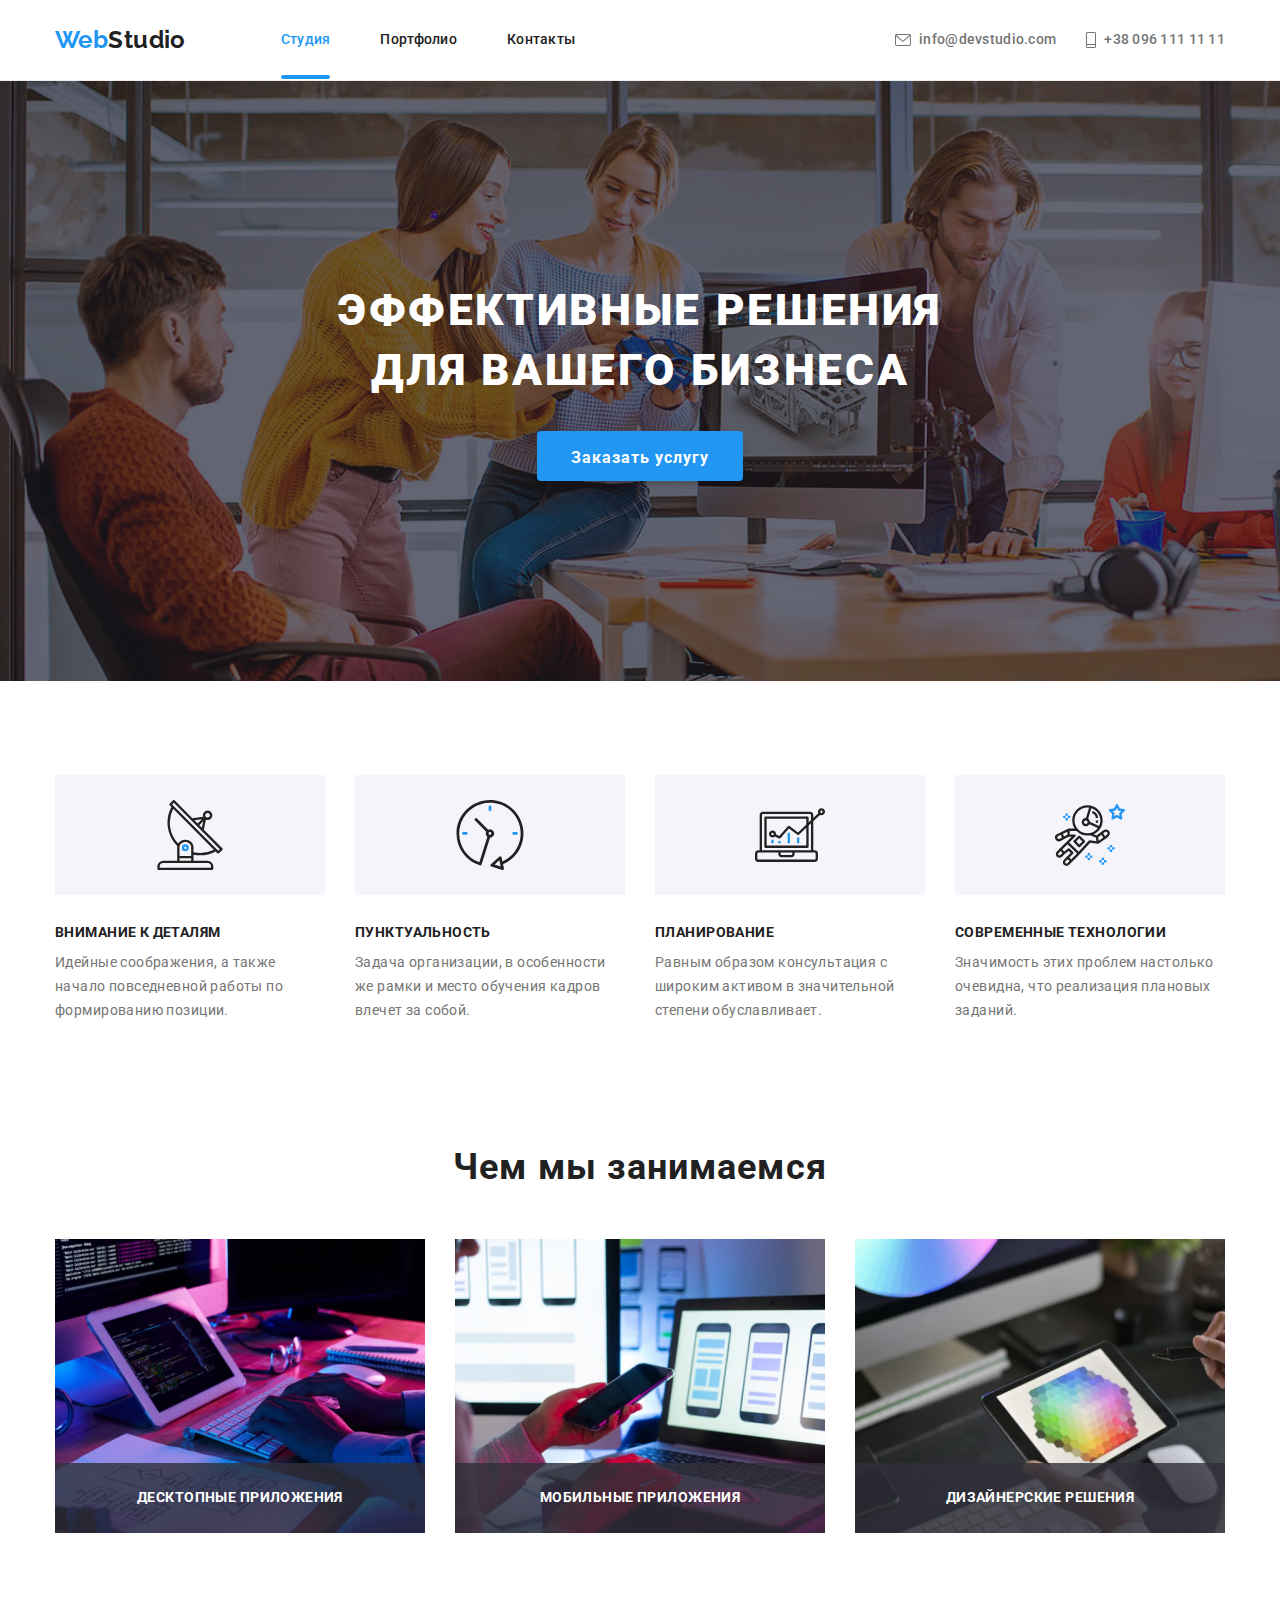
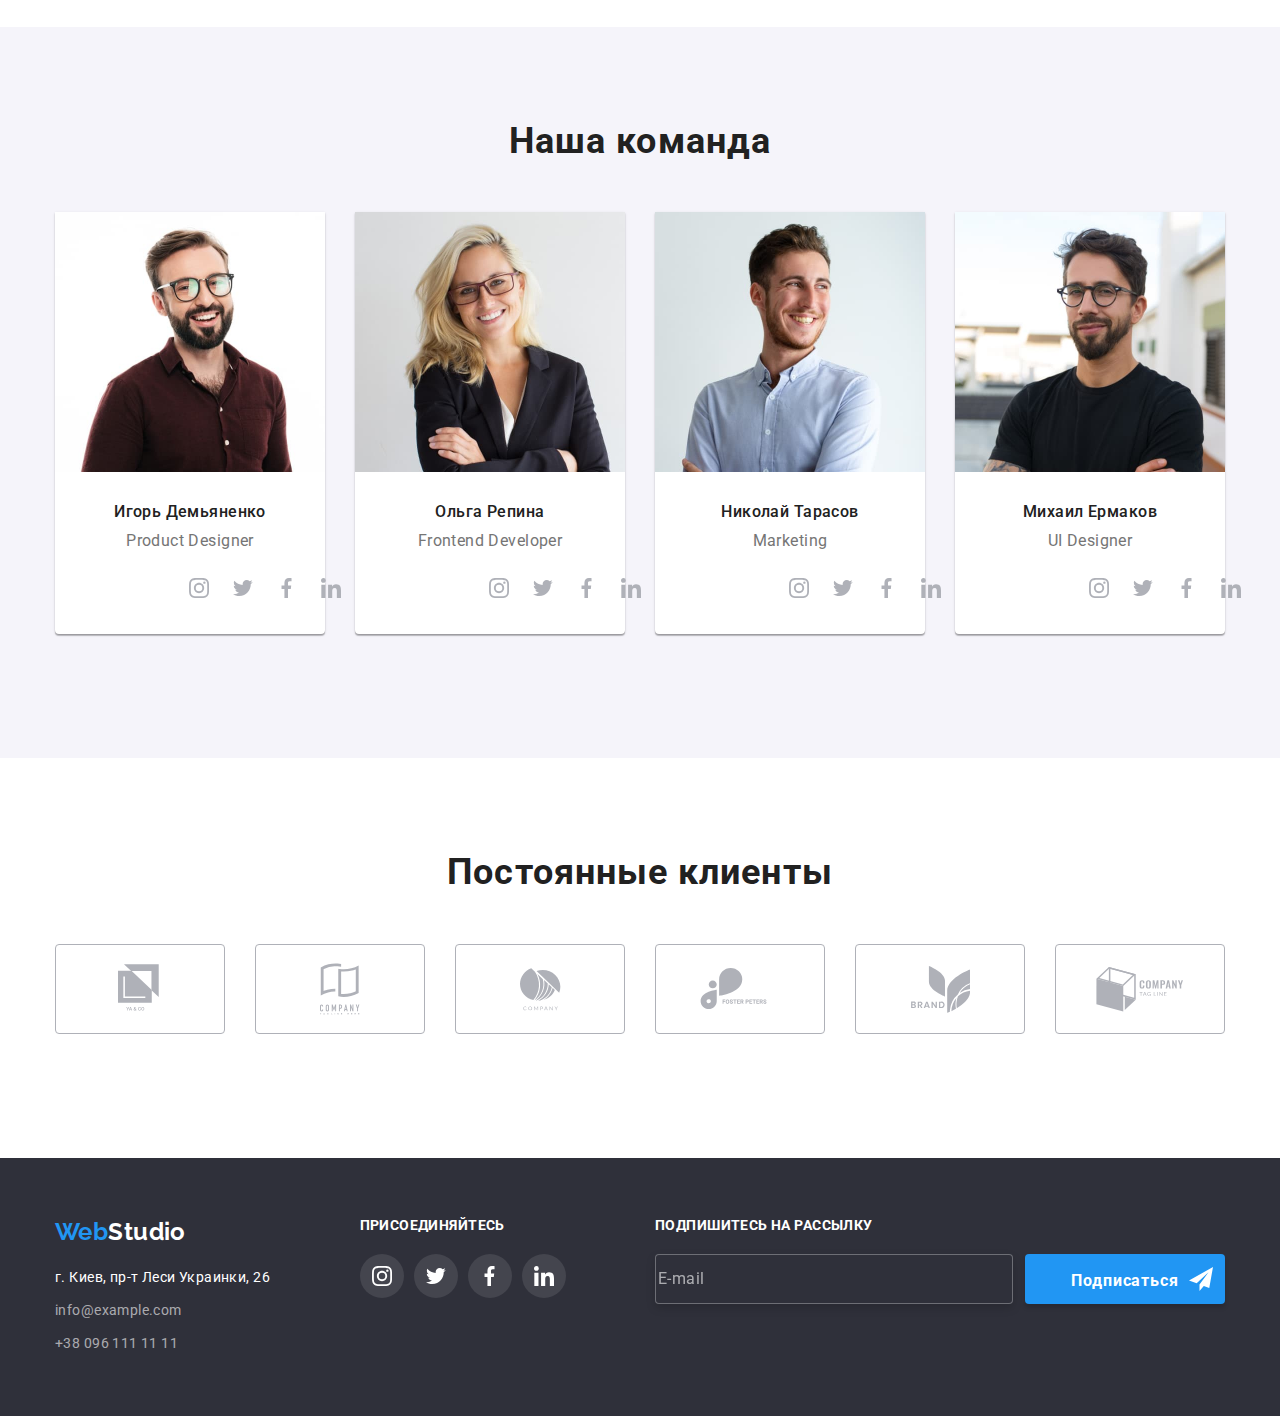
<file: index.html>
<!DOCTYPE html>
<html lang="ru">

<head>
    <meta charset="UTF-8">
    <meta name="viewport" content="width=device-width, initial-scale=1.0">
    <title lang="en">Web Studio</title>
    <link rel="preconnect" href="https://fonts.gstatic.com">
    <link href="https://fonts.googleapis.com/css2?family=Raleway:wght@700&family=Roboto:wght@400;500;700;900&display=swap"
        rel="stylesheet">

    <link rel="stylesheet" href="https://cdnjs.cloudflare.com/ajax/libs/modern-normalize/1.0.0/modern-normalize.min.css">    
    <link rel="stylesheet" href="./css/main.min.css">
</head>

<body class="body">

    <header class="header">
        <div class="container container--flex   ">
            <nav class="navigation">
                <a href="./" class="logo-link">
                    <span class="logo-link__first-word">Web</span>Studio
                </a>
                
                <ul class="nav-list">
                    <li class="nav-list__item"><a href="./index.html" class="nav-list__link nav-list__current">Студия</a></li>
                    <li class="nav-list__item"><a href="./portfolio.html" class="nav-list__link">Портфолио</a></li>
                    <li class="nav-list__item"><a href="" class="nav-list__link">Контакты</a></li>

                        <!-- <ul class="nav-list__menu-address-list">
                            <li class="nav-list__menu-address-list--item"><a href="tel:+380961111111" class="nav-list__menu-address-list--phone">+38 096 111 11 11</a></li>
                            <li class="nav-list__menu-address-list--item"><a href="mailto:info@devstudio.com" class="nav-list__menu-address-list--mail">info@devstudio.com</a></li>
                        </ul>

                        <ul class="nav-list__menu-socials">
                            <li class="nav-list__menu-socials--item"><a href="" class="nav-list__menu-socials--link">Instagram</a></li>
                            <li class="nav-list__menu-socials--item"><a href="" class="nav-list__menu-socials--link">Twitter</a></li>
                            <li class="nav-list__menu-socials--item"><a href="" class="nav-list__menu-socials--link">Facebook</a></li>
                            <li class="nav-list__menu-socials--item"><a href="" class="nav-list__menu-socials--link">LinkedIn</a></li>
                        </ul>
                     -->
                            
                </ul>   
                
                <button type="button" class="menu-button is-open" aria-expanded="false" data-menu-button data-menu-open>
                    <svg width="40px" height="40px" aria-label="Переключатель мобильного меню">
                        <!-- <use class="menu-button__icon-menu" href="./images/main-opt.svg#icon-close"></use> -->
                        <use class="menu-button__icon-cross" href="./images/main-opt.svg#icon-menu"></use>
                    </svg>
                </button>
                
                


            </nav>

            <address class="address">
                <ul class="address-list">
                    <li class="address-list__item">
                        <a href="mailto:info@devstudio.com" class="address-list__link">
                            <svg class="address-list__icon" width="16px" height="12px">
                                <use href="./images/main-opt.svg#icon-envelope"></use>
                            </svg>
                            info@devstudio.com
                        </a>
                    </li>
                    <li class="address-list__item">
                        <a href="tel:+380961111111" class="address-list__link">
                            <svg class="address-list__icon address-list__icon--size" width="10px" height="16px">
                                <use href="./images/main-opt.svg#icon-tel"> </use>
                            </svg>
                            +38 096 111 11 11
                        </a>
                    </li>
                </ul>
            </address>
            
        </div>
    </header>
    
    <main>
        <section class="hero">
            <h1 class="hero__title">Эффективные решения <br> для вашего бизнеса</h1>
            <button class="button" data-modal-open>Заказать услугу</button>
        </section>

        <section class="principles">
            <div class="container">
                <h2 class="principles__title">Принципы работы</h2>
                <ul class="principles-list">
                    <li class="principles-list__item">
                        <div class="principles-list__icon-wrapper">
                            <svg class="principles-list__icon" width="70px" height="70px">
                                <use href="./images/main-opt.svg#icon-antenna"> </use>
                            </svg>
                        </div>
                        <h3 class="principles-list__title">Внимание к деталям</h3>
                        <p class="principles-list__text">Идейные соображения, а также начало повседневной работы по формированию позиции.</p>
                    </li>
                    <li class="principles-list__item">
                        <div class="principles-list__icon-wrapper">
                            <svg class="principles-list__icon" width="70px" height="70px">
                                <use href="./images/main-opt.svg#icon-clock"> </use>
                            </svg>
                        </div>
                        <h3 class="principles-list__title">Пунктуальность</h3>
                        <p class="principles-list__text">Задача организации, в особенности же рамки и место обучения кадров влечет за собой.</p>
                    </li>
                    <li class="principles-list__item">
                        <div class="principles-list__icon-wrapper">
                            <svg class="principles-list__icon" width="70px" height="70px">
                                <use href="./images/main-opt.svg#icon-diagram"> </use>
                            </svg>
                        </div>
                        <h3 class="principles-list__title">Планирование</h3>
                        <p class="principles-list__text">Равным образом консультация с широким активом в значительной степени обуславливает.</p>
                    </li>
                    <li class="principles-list__item">
                        <div class="principles-list__icon-wrapper">
                            <svg class="principles-list__icon" width="70px" height="70px">
                                <use href="./images/main-opt.svg#icon-astronaut"> </use>
                            </svg>
                        </div>
                        <h3 class="principles-list__title">Современные технологии</h3>
                        <p class="principles-list__text">Значимость этих проблем настолько очевидна, что реализация плановых заданий.</p>
                    </li>
                </ul>                 
            </div>
        </section>

        <section class="occupation">
            <div class="container container--column ">
                <h2 class="occupation__title">Чем мы занимаемся</h2>
                <ul class="occupation-list">
                    <li class="occupation-list__item">
                        <picture>
                            <source srcset="./images/product/product-1@2x.jpg 2x" media="(min-width: 1200px)">
                            <img src="./images/img-1.jpg" alt="Разработка сайтов" width="370" height="294" class="occupation-list__photo">
                        </picture>
                        
                        <h3 class="occupation-list__name">Десктопные приложения</h3>
                    </li>
                    <li class="occupation-list__item">
                        <picture>
                            <source srcset="./images/product/product-2@2x.jpg 2x" media="(min-width: 1200px)">
                            <img src="./images/img-2.jpg" alt="Дизайн интерфейсов" width="370" height="294" class="occupation-list__photo">
                        </picture>
                        <h3 class="occupation-list__name">Мобильные приложения</h3>
                    </li>
                    <li class="occupation-list__item">
                        <picture>
                            <source srcset="./images/product/product-3@2x.jpg 2x" media="(min-width: 1200px)">
                            <img src="./images/img-3.jpg" alt="Дизайн" width="370" height="294" class="occupation-list__photo">
                        </picture>
                        
                        <h3 class="occupation-list__name">Дизайнерские решения</h3>
                    </li>
                </ul>                
            </div>
        </section>

        <section class="team">
            <div class="container container--column">
                <h2 class="team__title">Наша команда</h2>
                <ul class="member-list">
                    <li class="member-list__hand">
                        

<picture>
    <source srcset="
                        ./images/team/igor-mob.jpg,
                        ./images/team/igor-mob@2.jpg 2x
                    "     media="(max-width: 767px)" />
    <source srcset="
                        ./images/team/igor-tab.jpg,
                        ./images/team/igor-tab@2.jpg 2x
                    "   media="(max-width: 1199px)" />
    <source srcset="./images/team/igor-pc@2.jpg 2x" 
    media="(min-width: 1200px)" />
    <img src="./images/team/igor-pc.jpg" alt="Фотография Игоря Демьяненко" class="member-list__photo">
</picture>







                        
                        <h3 class="member-list__name">Игорь Демьяненко</h3>
                        <p lang="en" class="member-list__profession">Product Designer</p>
                        <ul class="social-links">
                            <li class="social-links__item">                                
                                <a href="" class="social-links__link">
                                    <div class="social-links__box">
                                        <svg class="social-links__icon" width="20" height="20">
                                            <use href="./images/main-opt.svg#icon-instagram"> </use>
                                        </svg>
                                    </div>
                                </a>                                
                            </li>
                            <li class="social-links__item">
                                <a href="" class="social-links__link">
                                    <div class="social-links__box">
                                        <svg class="social-links__icon" width="20" height="20">
                                            <use href="./images/main-opt.svg#icon-twitter"> </use>
                                        </svg>
                                    </div>
                                </a>
                            </li>
                            <li class="social-links__item">
                                <a href="" class="social-links__link">
                                    <div class="social-links__box">
                                        <svg class="social-links__icon" width="20" height="20">
                                            <use href="./images/main-opt.svg#icon-fb"> </use>
                                        </svg>
                                    </div>
                                </a>
                            </li>
                            <li class="social-links__item">
                                <a href="" class="social-links__link">
                                    <div class="social-links__box">
                                        <svg class="social-links__icon" width="20" height="20">
                                            <use href="./images/main-opt.svg#icon-linkedin"> </use>
                                        </svg>
                                    </div>
                                </a>
                            </li>
                        </ul>
                    </li>
                    <li class="member-list__hand">

<picture>
    <source srcset="
                        ./images/team/olga-mob.jpg,
                        ./images/team/olga-mob@2.jpg 2x
                    " media="(max-width: 767px)" />
    <source srcset="
                        ./images/team/olga-tab.jpg,
                        ./images/team/olga-tab@2.jpg 2x
                    " media="(max-width: 1199px)" />
    <source srcset="./images/team/olga-pc@2.jpg 2x" media="(min-width: 1200px)" />
    <img src="./images/team/olga-pc.jpg" alt="Фотография Ольги Репиной" class="member-list__photo">
</picture>







                       
                        <h3 class="member-list__name">Ольга Репина</h3>
                        <p lang="en" class="member-list__profession">Frontend Developer</p>
                        <ul class="social-links">
                            <li class="social-links__item">
                                <a href="" class="social-links__link">
                                    <div class="social-links__box">
                                        <svg class="social-links__icon" width="20" height="20">
                                            <use href="./images/main-opt.svg#icon-instagram"> </use>
                                        </svg>
                                    </div>
                                </a>
                            </li>
                            <li class="social-links__item">
                                <a href="" class="social-links__link">
                                    <div class="social-links__box">
                                        <svg class="social-links__icon" width="20" height="20">
                                            <use href="./images/main-opt.svg#icon-twitter"> </use>
                                        </svg>
                                    </div>
                                </a>
                            </li>
                            <li class="social-links__item">
                                <a href="" class="social-links__link">
                                    <div class="social-links__box">
                                        <svg class="social-links__icon" width="20" height="20">
                                            <use href="./images/main-opt.svg#icon-fb"> </use>
                                        </svg>
                                    </div>
                                </a>
                            </li>
                            <li class="social-links__item">
                                <a href="" class="social-links__link">
                                    <div class="social-links__box">
                                        <svg class="social-links__icon" width="20" height="20">
                                            <use href="./images/main-opt.svg#icon-linkedin"> </use>
                                        </svg>
                                    </div>
                                </a>
                            </li>
                        </ul>
                    </li>
                    <li class="member-list__hand">

<picture>
    <source srcset="
                        ./images/team/kolya-mob.jpg,
                        ./images/team/kolya-mob@2.jpg 2x
                    " media="(max-width: 767px)" />
    <source srcset="
                        ./images/team/kolya-tab.jpg,
                        ./images/team/kolya-tab@2.jpg 2x
                    " media="(max-width: 1199px)" />
    <source srcset="./images/team/kolya-pc@2.jpg 2x" media="(min-width: 1200px)" />
    <img src="./images/team/kolya-pc.jpg" alt="Фотография Николая Тарасова" class="member-list__photo">
</picture>






                       
                        <h3 class="member-list__name">Николай Тарасов</h3>
                        <p lang="en" class="member-list__profession">Marketing</p>
                        <ul class="social-links">
                            <li class="social-links__item">
                                <a href="" class="social-links__link">
                                    <div class="social-links__box">
                                        <svg class="social-links__icon" width="20" height="20">
                                            <use href="./images/main-opt.svg#icon-instagram"> </use>
                                        </svg>
                                    </div>
                                </a>
                            </li>
                            <li class="social-links__item">
                                <a href="" class="social-links__link">
                                    <div class="social-links__box">
                                        <svg class="social-links__icon" width="20" height="20">
                                            <use href="./images/main-opt.svg#icon-twitter"> </use>
                                        </svg>
                                    </div>
                                </a>
                            </li>
                            <li class="social-links__item">
                                <a href="" class="social-links__link">
                                    <div class="social-links__box">
                                        <svg class="social-links__icon" width="20" height="20">
                                            <use href="./images/main-opt.svg#icon-fb"> </use>
                                        </svg>
                                    </div>
                                </a>
                            </li>
                            <li class="social-links__item">
                                <a href="" class="social-links__link">
                                    <div class="social-links__box">
                                        <svg class="social-links__icon" width="20" height="20">
                                            <use href="./images/main-opt.svg#icon-linkedin"> </use>
                                        </svg>
                                    </div>
                                </a>
                            </li>
                        </ul>
                    </li>
                    <li class="member-list__hand">

<picture>
    <source srcset="
                        ./images/team/misha-mob.jpg,
                        ./images/team/misha-mob@2.jpg 2x
                    " media="(max-width: 767px)" />
    <source srcset="
                        ./images/team/misha-tab.jpg,
                        ./images/team/misha-tab@2.jpg 2x
                    " media="(max-width: 1199px)" />
    <source srcset="./images/team/misha-pc@2.jpg 2x" media="(min-width: 1200px)" />
    <img src="./images/team/misha-pc.jpg" alt="Фотография Михаила Ермакова" class="member-list__photo">
</picture>



                            
                        <h3 class="member-list__name">Михаил Ермаков</h3>
                        <p lang="en" class="member-list__profession">UI Designer</p>
                        <ul class="social-links">
                            <li class="social-links__item">
                                <a href="" class="social-links__link">
                                    <div class="social-links__box">
                                        <svg class="social-links__icon" width="20" height="20">
                                            <use href="./images/main-opt.svg#icon-instagram"> </use>
                                        </svg>
                                    </div>
                                </a>
                            </li>
                            <li class="social-links__item">
                                <a href="" class="social-links__link">
                                    <div class="social-links__box">
                                        <svg class="social-links__icon" width="20" height="20">
                                            <use href="./images/main-opt.svg#icon-twitter"> </use>
                                        </svg>
                                    </div>
                                </a>
                            </li>
                            <li class="social-links__item">
                                <a href="" class="social-links__link">
                                    <div class="social-links__box">
                                        <svg class="social-links__icon" width="20" height="20">
                                            <use href="./images/main-opt.svg#icon-fb"> </use>
                                        </svg>
                                    </div>
                                </a>
                            </li>
                            <li class="social-links__item">
                                <a href="" class="social-links__link">
                                    <div class="social-links__box">
                                        <svg class="social-links__icon" width="20" height="20">
                                            <use href="./images/main-opt.svg#icon-linkedin"> </use>
                                        </svg>
                                    </div>
                                </a>
                            </li>
                        </ul>
                    </li>
                </ul>
            </div>
        </section>

        <section class="clients">
            <div class="container container--column">
                <h2 class="clients__title">Постоянные клиенты</h2>
                <ul class="clients-list">
                    <li class="clients-list__item">
                        <a href="" class="clients-list__link">
                            <div class="clients-list__box">
                                <svg class="clients-list__icon" width="45px" height="50px">
                                    <use href="./images/main-opt.svg#icon-logo1"></use>
                                </svg>
                            </div>
                        </a>
                    </li>
                    <li class="clients-list__item">
                        <a href="" class="clients-list__link">
                            <div class="clients-list__box">
                                <svg class="clients-list__icon" width="40px" height="52px">
                                    <use href="./images/main-opt.svg#icon-logo2"></use>
                                </svg>
                            </div>
                        </a>
                    </li>
                    <li class="clients-list__item">
                        <a href="" class="clients-list__link">
                            <div class="clients-list__box">
                                <svg class="clients-list__icon" width="41px" height="43px">
                                    <use href="./images/main-opt.svg#icon-logo3"></use>
                                </svg>
                            </div>
                        </a>
                    </li>
                    <li class="clients-list__item">
                        <a href="" class="clients-list__link">
                            <div class="clients-list__box">
                                <svg class="clients-list__icon" width="80px" height="42px">
                                    <use href="./images/main-opt.svg#icon-logo4"></use>
                                </svg>
                            </div>
                        </a>
                    </li>
                    <li class="clients-list__item">
                        <a href="" class="clients-list__link">
                            <div class="clients-list__box">
                                <svg class="clients-list__icon" width="59px" height="47px">
                                    <use href="./images/main-opt.svg#icon-logo5"></use>
                                </svg>
                            </div>
                        </a>
                    </li>
                    <li class="clients-list__item">
                        <a href="" class="clients-list__link">
                            <div class="clients-list__box">
                                <svg class="clients-list__icon" width="88px" height="45px">
                                    <use href="./images/main-opt.svg#icon-logo6"></use>
                                </svg>
                            </div>
                        </a>
                    </li>
                </ul>
            </div>
        </section>
    </main>

        <footer class="footer">
            <div class="container container__footer">   
                <div class="contacts">
                    <a href="./" lang="en" class="logo-link"><span class="logo-link__first-word">Web</span><span class="logo-link__second-wird">Studio</span></a>
                    <address class="contacts__location">г. Киев, пр-т Леси Украинки, 26</address>
                    <ul class="address-list address-list--column">
                        <li class="address-list__item address-list__item--margin"><a href="mailto:info@example.com" class="address-list__link address-list__link--padding">info@example.com</a></li>
                        <li class="address-list__item address-list__item--margin"><a href="tel:+380961111111" class="address-list__link address-list__link--padding">+38 096 111 11 11</a></li>
                    </ul>
                </div>
                <div class="subscribe-block">
                    <div class="subscribe-block__socials">
                        <strong class="subscribe-block__call">присоединяйтесь</strong>
                        <ul class="socials-company">
                            <li class="socials-company__item">
                                <a href="" class="socials-company__link">
                                    <div class="socials-company__box">
                                        <svg class="socials-company-icon" width="20" height="20">
                                            <use href="./images/main-opt.svg#icon-instagram"> </use>
                                        </svg>
                                    </div>
                                </a>
                            </li>
        
                            <li class="socials-company__item">
                                <a href="" class="socials-company__link">
                                    <div class="socials-company__box">
                                        <svg class="socials-company-icon" width="20" height="20">
                                            <use href="./images/main-opt.svg#icon-twitter"> </use>
                                        </svg>
                                    </div>
                                </a>
                            </li>
        
                            <li class="socials-company__item">
                                <a href="" class="socials-company__link">
                                    <div class="socials-company__box">
                                        <svg class="socials-company-icon" width="20" height="20">
                                            <use href="./images/main-opt.svg#icon-fb"> </use>
                                        </svg>
                                    </div>
                                </a>
                            </li>
        
                            <li class="socials-company__item">
                                <a href="" class="socials-company__link">
                                    <div class="socials-company__box">
                                        <svg class="socials-company-icon" width="20" height="20">
                                            <use href="./images/main-opt.svg#icon-linkedin"> </use>
                                        </svg>
                                    </div>
                                </a>
                            </li>   
                        </ul>
                    </div>                    
                </div>
                <div class="mailing">
                    <div class="mailing-sub">
                        <input class="mailing-sub__input" type="email" name="subscription" id="subscription" placeholder="E-mail">
                        <label class="mailing-sub__label" for="subscription">Подпишитесь на рассылку</label>
                    </div>
                    <div class="button-sub">
                        <button type="submit" class="button button--margin">Подписаться</button>
                        <svg class="button-sub__icon" width="24px" height="24px">
                            <use href="./images/main-opt.svg#icon-plane"> </use>
                        </svg>
                    </div>
                </div>
            </div>        
        </footer>

<div class="backdrop is-hidden" data-modal>
    <div class="modal">
        <b class="modal__title">Оставьте свои данные, мы вам перезвоним</b>

        <form class="order">

            <div class="order__fields">
                <input class="order__input" type="text" name="name" id="name">
                <label class="order__label" for="name">Имя</label>
                <svg class="order__icon" width="12px" height="12px">
                    <use href="./images/main-opt.svg#icon-name"> </use>
                </svg>
            </div>

            <div class="order__fields">
                <input class="order__input" type="tel" name="tel" id="tel">
                <label class="order__label" for="tel">Телефон</label>
                <svg class="order__icon" width="13px" height="13px">
                    <use href="./images/main-opt.svg#icon-phone"> </use>
                </svg>
            </div>

            <div class="order__fields">
                <input class="order__input" type="email" name="email" id="email">
                <label class="order__label" for="email">Почта</label>
                <svg class="order__icon" width="13px" height="12px">
                    <use href="./images/main-opt.svg#icon-env"> </use>
                </svg>
            </div>

            <div class="order__fields order__fields--margin">
                <textarea class="order__input order__input--textarea" name="comment" id="comment" placeholder="Введите текст"></textarea>
                <label class="order__label" for="comment">Комментарий

                </label>

            </div>

            <div class="order__fields">
                <label class="order__checkbox-lbl" for="apr">
                    <input class="order__checkbox" type="checkbox" name="apr" id="apr">
                    <span class="order__terms"></span>
                    Соглашаюсь с рассылкой и принимаю &nbsp <a href="" class="contract">Условия договора</a></label>
                </label>
            </div>

            <button class="button button--positioning">Отправить</button>
        </form>

        <button class="close-btn" data-modal-close>
            <svg class="close-btn__icon" width="11" height="11">
                <use href="./images/main-opt.svg#icon-x"> </use>
            </svg>
        </button>


    </div>
</div>

<div class="menu-mobile is-closed" data-menu>
    <div class="menu-style">
        <button type="button" class="menu-button is-open" aria-expanded="false" data-menu-button data-menu-close="">
            <svg width="40px" height="40px" aria-label="Переключатель мобильного меню">
                <use class="menu-button__icon-menu" href="./images/main-opt.svg#icon-close"></use>
                <!-- <use class="menu-button__icon-cross" href="./images/main-opt.svg#icon-menu"></use> -->
            </svg>
        </button>
        <ul class="mobil__site-nav list">
            <li><a class="link current" href="./index.html">Студия</a></li>
            <li>
                <a class="link" href="./portfolio.html">Портфолио</a>
            </li>
            <li><a class="link" href="">Контакты</a></li>
        </ul>
        <ul class="mobil__auth-nav list">
            <li>
                <a class="nav-list__menu-address-list--phone" href="tel:+380961111111">
                    +38 096 111 11 11
                </a>
            </li>
            <li>
                <a class="nav-list__menu-address-list--mail" lang="en" href="mailto:info@devstudio.com">
                    info@devstudio.com</a>
            </li>
        </ul>
        <ul class="social__menu">
            <li class="social__item">
                <a href="" class="nav-list__menu-socials--link">Instagram</a>
            </li>
            <li class="social__item"><a href="" class="nav-list__menu-socials--link">Twitter</a></li>
            <li class="social__item"><a href="" class="nav-list__menu-socials--link">Facebook</a></li>
            <li class="social__item"><a href="" class="nav-list__menu-socials--link">LinkedIn</a></li>
        </ul>
    </div>
</div>



<script src="./js/modal.js"></script>
<script src="./js/menu.js"></script>
<script src="./js/burger.js"></script>

        
</body>
</html>
</file>
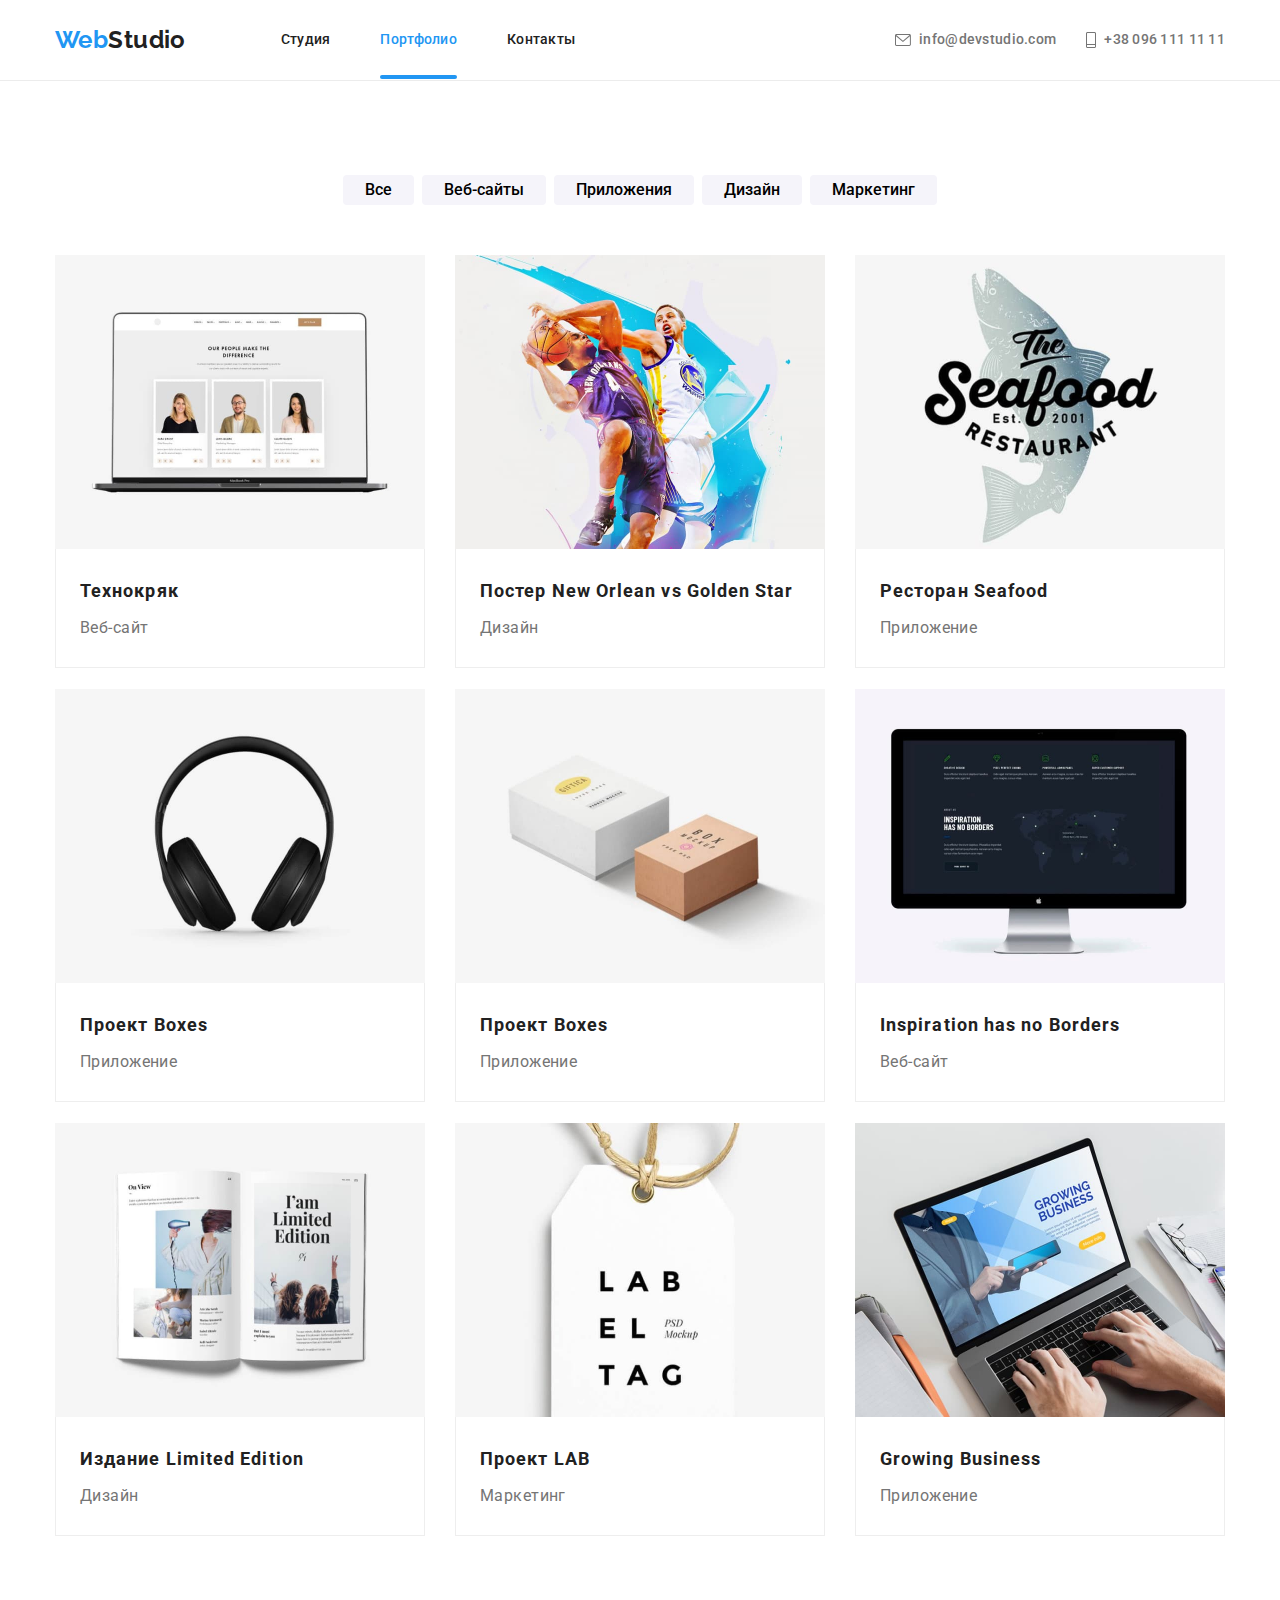
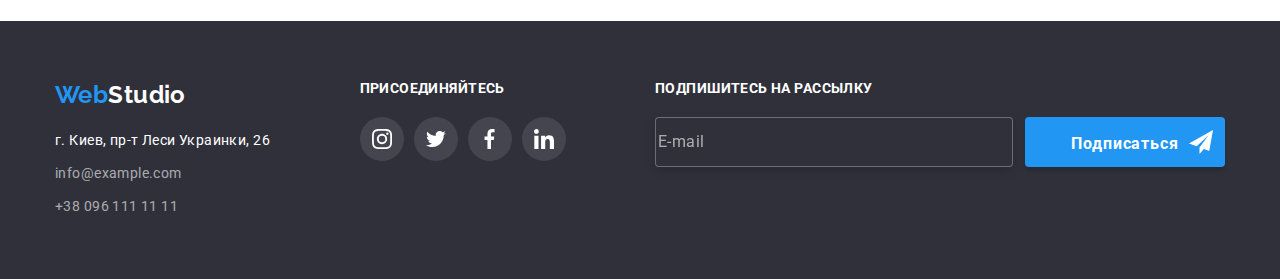
<file: portfolio.html>
<!DOCTYPE html>
<html lang="ru">

<head>
    <meta charset="UTF-8">
    <meta name="viewport" content="width=device-width, initial-scale=1.0">
    <title lang="en">Web Studio</title>
    <link rel="preconnect" href="https://fonts.gstatic.com">
    <link href="https://fonts.googleapis.com/css2?family=Raleway:wght@700&family=Roboto:wght@400;500;700;900&display=swap"
        rel="stylesheet">

    <link rel="stylesheet" href="https://cdnjs.cloudflare.com/ajax/libs/modern-normalize/1.0.0/modern-normalize.min.css">    
    <link rel="stylesheet" href="./css/main.min.css">
</head>

<body class="body">
    <header class="header">
        <div class="container container--flex   ">
            <nav class="navigation">
                <a href="./" class="logo-link">
                    <span class="logo-link__first-word">Web</span>Studio
                </a>
                <ul class="nav-list">
                    <li class="nav-list__item"><a href="./index.html" class="nav-list__link">Студия</a>
                    </li>
                    <li class="nav-list__item"><a href="./portfolio.html" class="nav-list__link nav-list__current">Портфолио</a></li>
                    <li class="nav-list__item"><a href="" class="nav-list__link">Контакты</a></li>
                </ul>
                <button type="button" class="menu-button is-open" aria-expanded="false" data-menu-button data-menu-open>
                    <svg width="40px" height="40px" aria-label="Переключатель мобильного меню">
                        <!-- <use class="menu-button__icon-menu" href="./images/main-opt.svg#icon-close"></use> -->
                        <use class="menu-button__icon-cross" href="./images/main-opt.svg#icon-menu"></use>
                    </svg>
                </button>
            </nav>
    
            <address class="address">
                <ul class="address-list">
                    <li class="address-list__item">
                        <a href="mailto:info@devstudio.com" class="address-list__link">
                            <svg class="address-list__icon" width="16px" height="12px">
                                <use href="./images/main-opt.svg#icon-envelope"></use>
                            </svg>
                            info@devstudio.com
                        </a>
                    </li>
                    <li class="address-list__item">
                        <a href="tel:+380961111111" class="address-list__link">
                            <svg class="address-list__icon address-list__icon--size" width="10px" height="16px">
                                <use href="./images/main-opt.svg#icon-tel"> </use>
                            </svg>
                            +38 096 111 11 11
                        </a>
                    </li>
                </ul>
            </address>
        </div>
    </header>
<main>
<section class="portfolio">
    
    <div class="container">
    <h1 class="portfolio__title">Портфолио</h1>
    
    <ul class="filter-list">    
        <li class="filter-list__item">
            <button type="button" class="filter-list__button">
             Все
             </button>
        </li>
        <li class="filter-list__item">
            <button type="button" class="filter-list__button">
             Веб-сайты
             </button>
        </li>
        <li class="filter-list__item">
            <button type="button" class="filter-list__button">
             Приложения
             </button>
        </li>
        <li class="filter-list__item">
            <button type="button" class="filter-list__button">
             Дизайн
             </button>
        </li>
        <li class="filter-list__item">
            <button type="button" class="filter-list__button">
             Маркетинг
             </button>
        </li>
    </ul>
    
    
    <ul class="projects-list">
        <li class="projects-list__item">
        <a href="" class="projects-list__link">
                <div class="projects-list__photo">

                    <picture>
                        <source srcset="
                                        ./images/portfolio/1-mob.jpg
                                        ./images/portfolio/1-mob@2x.jpg 2x

                                        " media="(max-width: 767px)" />

                        <source srcset="
                                        ./images/portfolio/1-tab.jpg,
                                        ./images/portfolio/1-tab@2x.jpg 2x

                                        " media="(max-width: 1199px)" />
                        <source srcset="./images/portfolio/1-pc@2x.jpg 2x" media="(min-width: 1200px)" />

                        <img class="projects-list__picture" src="./images/portfolio/1-pc.jpg" alt="Ноутбук с открытым веб-сайтом">
                    </picture>



                









                <div class="projects-list__hidden">
                   <p class="projects-list__description"> Технокряк это современная площадка распространения коронавируса.
                    Компании используют эту платформу для цифрового
                    шпионажа и атак на защищённые сервера конкурентов.
                    </p>            
                </div>
                </div>
                    <div class="projects-list__company-name">
                    <h2 class="projects-list__client-name">Технокряк</h2>
                    <p class="projects-list__prject-kind">Веб-сайт</p>
                    </div>
                     
            </a>
        </li>
        <li class="projects-list__item">
            <a href="" class="projects-list__link">
                <div class="projects-list__photo">

                    <picture>
                        <source srcset="
                                                            ./images/portfolio/2-mob.jpg
                                                            ./images/portfolio/2-mob@2x.jpg 2x
                    
                                                            " media="(max-width: 767px)" />
                    
                        <source srcset="
                                                            ./images/portfolio/2-tab.jpg,
                                                            ./images/portfolio/2-tab@2x.jpg 2x
                    
                                                            " media="(max-width: 1199px)" />
                        <source srcset="./images/portfolio/2-pc@2x.jpg 2x" media="(min-width: 1200px)" />
                    
                        <img class="projects-list__picture" src="./images/portfolio/2-pc.jpg" alt="Ноутбук с открытым веб-сайтом">
                    </picture>




                   
                    <div class="projects-list__hidden">
                        <p class="projects-list__description"> Технокряк это современная площадка распространения коронавируса.
                            Компании используют эту платформу для цифрового
                            шпионажа и атак на защищённые сервера конкурентов.
                        </p>
                    </div>
                </div>
                <div class="projects-list__company-name">
                    <h2 class="projects-list__client-name">Постер New Orlean vs Golden Star</h2>
                    <p class="projects-list__prject-kind">Дизайн</p>
                </div>    
            </a>
        </li>
        <li class="projects-list__item">
            <a href="" class="projects-list__link">
                <div class="projects-list__photo">

                    <picture>
                        <source srcset="
                                                            ./images/portfolio/3-mob.jpg
                                                            ./images/portfolio/3-mob@2x.jpg 2x
                    
                                                            " media="(max-width: 767px)" />
                    
                        <source srcset="
                                                            ./images/portfolio/3-tab.jpg,
                                                            ./images/portfolio/3-tab@2x.jpg 2x
                    
                                                            " media="(max-width: 1199px)" />
                        <source srcset="./images/portfolio/3-pc@2x.jpg 2x" media="(min-width: 1200px)" />
                    
                        <img class="projects-list__picture" src="./images/portfolio/3-pc.jpg" alt="Ноутбук с открытым веб-сайтом">
                    </picture>


                        <div class="projects-list__hidden">
                        <p class="projects-list__description"> Технокряк это современная площадка распространения коронавируса.
                            Компании используют эту платформу для цифрового
                            шпионажа и атак на защищённые сервера конкурентов.
                        </p>
                    </div>
                </div>
                <div class="projects-list__company-name">
                    <h2 class="projects-list__client-name">Ресторан Seafood</h2>
                    <p  class="projects-list__prject-kind">Приложение</p>
                </div>    
            </a>
        </li>
        <li class="projects-list__item">
            <a href="" class="projects-list__link">
                <div class="projects-list__photo">

                    <picture>
                        <source srcset="
                                                            ./images/portfolio/4-mob.jpg
                                                            ./images/portfolio/4-mob@2x.jpg 2x
                    
                                                            " media="(max-width: 767px)" />
                    
                        <source srcset="
                                                            ./images/portfolio/4-tab.jpg,
                                                            ./images/portfolio/4-tab@2x.jpg 2x
                    
                                                            " media="(max-width: 1199px)" />
                        <source srcset="./images/portfolio/4-pc@2x.jpg 2x" media="(min-width: 1200px)" />
                    
                        <img class="projects-list__picture" src="./images/portfolio/4-pc.jpg" alt="Ноутбук с открытым веб-сайтом">
                    </picture>



                    <div class="projects-list__hidden">
                        <p class="projects-list__description"> Технокряк это современная площадка распространения коронавируса.
                            Компании используют эту платформу для цифрового
                            шпионажа и атак на защищённые сервера конкурентов.
                        </p>
                    </div>
                </div>
                <div class="projects-list__company-name">
                    <h2 class="projects-list__client-name">Проект Boxes</h2>
                    <p class="projects-list__prject-kind">Приложение</p>
                </div>
            </a>
        </li>
        <li class="projects-list__item">
            <a href="" class="projects-list__link">
                <div class="projects-list__photo">
                    <picture>
                        <source srcset="
                                                            ./images/portfolio/5-mob.jpg
                                                            ./images/portfolio/5-mob@2x.jpg 2x
                    
                                                            " media="(max-width: 767px)" />
                    
                        <source srcset="
                                                            ./images/portfolio/5-tab.jpg,
                                                            ./images/portfolio/5-tab@2x.jpg 2x
                    
                                                            " media="(max-width: 1199px)" />
                        <source srcset="./images/portfolio/5-pc@2x.jpg 2x" media="(min-width: 1200px)" />
                    
                        <img class="projects-list__picture" src="./images/portfolio/5-pc.jpg" alt="Ноутбук с открытым веб-сайтом">
                    </picture>
                    <div class="projects-list__hidden">
                        <p class="projects-list__description"> Технокряк это современная площадка распространения коронавируса.
                            Компании используют эту платформу для цифрового
                            шпионажа и атак на защищённые сервера конкурентов.
                        </p>
                    </div>
                </div>
                <div class="projects-list__company-name">
                    <h2 class="projects-list__client-name">Проект Boxes</h2>
                    <p class="projects-list__prject-kind">Приложение</p>
                </div>    
            </a>
        </li>
        <li class="projects-list__item">
            <a href="" class="projects-list__link">
                <div class="projects-list__photo">
<picture>
    <source srcset="
                                        ./images/portfolio/6-mob.jpg
                                        ./images/portfolio/6-mob@2x.jpg 2x

                                        " media="(max-width: 767px)" />

    <source srcset="
                                        ./images/portfolio/6-tab.jpg,
                                        ./images/portfolio/6-tab@2x.jpg 2x

                                        " media="(max-width: 1199px)" />
    <source srcset="./images/portfolio/6-pc@2x.jpg 2x" media="(min-width: 1200px)" />

    <img class="projects-list__picture" src="./images/portfolio/6-pc.jpg" alt="Ноутбук с открытым веб-сайтом">
</picture>                    <div class="projects-list__hidden">
                        <p class="projects-list__description"> Технокряк это современная площадка распространения коронавируса.
                            Компании используют эту платформу для цифрового
                            шпионажа и атак на защищённые сервера конкурентов.
                        </p>
                    </div>
                </div>
                <div class="projects-list__company-name">
                    <h2 class="projects-list__client-name">Inspiration has no Borders</h2>
                    <p class="projects-list__prject-kind">Веб-сайт</p>
                </div>    
            </a>
        </li>
        <li class="projects-list__item">
            <a href="" class="projects-list__link">
                <div class="projects-list__photo">
<picture>
    <source srcset="
                                        ./images/portfolio/7-mob.jpg
                                        ./images/portfolio/7-mob@2x.jpg 2x

                                        " media="(max-width: 767px)" />

    <source srcset="
                                        ./images/portfolio/7-tab.jpg,
                                        ./images/portfolio/7-tab@2x.jpg 2x

                                        " media="(max-width: 1199px)" />
    <source srcset="./images/portfolio/7-pc@2x.jpg 2x" media="(min-width: 1200px)" />

    <img class="projects-list__picture" src="./images/portfolio/7-pc.jpg" alt="Ноутбук с открытым веб-сайтом">
</picture>                    <div class="projects-list__hidden">
                        <p class="projects-list__description"> Технокряк это современная площадка распространения коронавируса.
                            Компании используют эту платформу для цифрового
                            шпионажа и атак на защищённые сервера конкурентов.
                        </p>
                    </div>
                </div>
                <div class="projects-list__company-name">
                    <h2 class="projects-list__client-name">Издание Limited Edition</h2>
                    <p class="projects-list__prject-kind">Дизайн</p>
                </div>    
            </a>
        </li>
        <li class="projects-list__item">
            <a href=""  class="projects-list__link">
                <div class="projects-list__photo">
<picture>
    <source srcset="
                                        ./images/portfolio/8-mob.jpg
                                        ./images/portfolio/8-mob@2x.jpg 2x

                                        " media="(max-width: 767px)" />

    <source srcset="
                                        ./images/portfolio/8-tab.jpg,
                                        ./images/portfolio/8-tab@2x.jpg 2x

                                        " media="(max-width: 1199px)" />
    <source srcset="./images/portfolio/8-pc@2x.jpg 2x" media="(min-width: 1200px)" />

    <img class="projects-list__picture" src="./images/portfolio/8-pc.jpg" alt="Ноутбук с открытым веб-сайтом">
</picture>                    <div class="projects-list__hidden">
                        <p class="projects-list__description"> Технокряк это современная площадка распространения коронавируса.
                            Компании используют эту платформу для цифрового
                            шпионажа и атак на защищённые сервера конкурентов.
                        </p>
                    </div>
                </div>
                <div class="projects-list__company-name">
                    <h2 class="projects-list__client-name">Проект LAB</h2>
                    <p class="projects-list__prject-kind">Маркетинг</p>
                </div>    
            </a>
        </li>
        <li class="projects-list__item">
            <a href="" class="projects-list__link">
                <div class="projects-list__photo">
<picture>
    <source srcset="
                                        ./images/portfolio/9-mob.jpg
                                        ./images/portfolio/9-mob@2x.jpg 2x

                                        " media="(max-width: 767px)" />

    <source srcset="
                                        ./images/portfolio/9-tab.jpg,
                                        ./images/portfolio/9-tab@2x.jpg 2x

                                        " media="(max-width: 1199px)" />
    <source srcset="./images/portfolio/9-pc@2x.jpg 2x" media="(min-width: 1200px)" />

    <img class="projects-list__picture" src="./images/portfolio/9-pc.jpg" alt="Ноутбук с открытым веб-сайтом">
</picture>                    <div class="projects-list__hidden">
                        <p class="projects-list__description"> Технокряк это современная площадка распространения коронавируса.
                            Компании используют эту платформу для цифрового
                            шпионажа и атак на защищённые сервера конкурентов.
                        </p>
                    </div>
                </div>
                <div class="projects-list__company-name">
                    <h2 class="projects-list__client-name">Growing Business</h2>
                    <p class="projects-list__prject-kind">Приложение</p>
                </div>    
            </a>
        </li>
    </ul>
    </div>
</section>
</main>
    

<footer class="footer">
    <div class="container container__footer">
        <div class="contacts">
            <a href="./" lang="en" class="logo-link"><span class="logo-link__first-word">Web</span><span
                    class="logo-link__second-wird">Studio</span></a>
            <address class="contacts__location">г. Киев, пр-т Леси Украинки, 26</address>
            <ul class="address-list address-list--column">
                <li class="address-list__item address-list__item--margin"><a href="mailto:info@example.com"
                        class="address-list__link address-list__link--padding">info@example.com</a></li>
                <li class="address-list__item address-list__item--margin"><a href="tel:+380961111111"
                        class="address-list__link address-list__link--padding">+38 096 111 11 11</a></li>
            </ul>
        </div>
        <div class="subscribe-block">
            <div class="subscribe-block__socials">
                <strong class="subscribe-block__call">присоединяйтесь</strong>
                <ul class="socials-company">
                    <li class="socials-company__item">
                        <a href="" class="socials-company__link">
                            <div class="socials-company__box">
                                <svg class="socials-company-icon" width="20" height="20">
                                    <use href="./images/main-opt.svg#icon-instagram"> </use>
                                </svg>
                            </div>
                        </a>
                    </li>

                    <li class="socials-company__item">
                        <a href="" class="socials-company__link">
                            <div class="socials-company__box">
                                <svg class="socials-company-icon" width="20" height="20">
                                    <use href="./images/main-opt.svg#icon-twitter"> </use>
                                </svg>
                            </div>
                        </a>
                    </li>

                    <li class="socials-company__item">
                        <a href="" class="socials-company__link">
                            <div class="socials-company__box">
                                <svg class="socials-company-icon" width="20" height="20">
                                    <use href="./images/main-opt.svg#icon-fb"> </use>
                                </svg>
                            </div>
                        </a>
                    </li>

                    <li class="socials-company__item">
                        <a href="" class="socials-company__link">
                            <div class="socials-company__box">
                                <svg class="socials-company-icon" width="20" height="20">
                                    <use href="./images/main-opt.svg#icon-linkedin"> </use>
                                </svg>
                            </div>
                        </a>
                    </li>
                </ul>
            </div>
        </div>
        <div class="mailing">
            <div class="mailing-sub">
                <input class="mailing-sub__input" type="email" name="subscription" id="subscription"
                    placeholder="E-mail">
                <label class="mailing-sub__label" for="subscription">Подпишитесь на рассылку</label>
            </div>
            <div class="button-sub">
                <button type="submit" class="button button--margin">Подписаться</button>
                <svg class="button-sub__icon" width="24px" height="24px">
                    <use href="./images/main-opt.svg#icon-plane"> </use>
                </svg>
            </div>
        </div>
    </div>
</footer>


<div class="menu-mobile is-closed" data-menu>
    <div class="menu-style">
        <button type="button" class="menu-button is-open" aria-expanded="false" data-menu-button data-menu-close="">
            <svg width="40px" height="40px" aria-label="Переключатель мобильного меню">
                <use class="menu-button__icon-menu" href="./images/main-opt.svg#icon-close"></use>
                <!-- <use class="menu-button__icon-cross" href="./images/main-opt.svg#icon-menu"></use> -->
            </svg>
        </button>
        <ul class="mobil__site-nav list">
            <li><a class="link" href="./index.html">Студия</a></li>
            <li>
                <a class="link current" href="./portfolio.html">Портфолио</a>
            </li>
            <li><a class="link" href="">Контакты</a></li>
        </ul>
        <ul class="mobil__auth-nav list">
            <li>
                <a class="nav-list__menu-address-list--phone" href="tel:+380961111111">
                    +38 096 111 11 11
                </a>
            </li>
            <li>
                <a class="nav-list__menu-address-list--mail" lang="en" href="mailto:info@devstudio.com">
                    info@devstudio.com</a>
            </li>
        </ul>
        <ul class="social__menu">
            <li class="social__item">
                <a href="" class="nav-list__menu-socials--link">Instagram</a>
            </li>
            <li class="social__item"><a href="" class="nav-list__menu-socials--link">Twitter</a></li>
            <li class="social__item"><a href="" class="nav-list__menu-socials--link">Facebook</a></li>
            <li class="social__item"><a href="" class="nav-list__menu-socials--link">LinkedIn</a></li>
        </ul>
    </div>
</div>



<script src="./js/modal.js"></script>
<script src="./js/menu.js"></script>
<script src="./js/burger.js"></script>


    </body>
    
    </html>
</file>
<file: css/main.min.css>
.member-list,.clients-list,.socials-company{margin:0;padding:0;list-style:none}.occupation-list{padding:0;margin:0;text-decoration:none}.principles-list__icon-wrapper,.occupation-list__name,.social-links__box,.clients-list__box,.socials-company__box{display:-webkit-box;display:-ms-flexbox;display:flex;-webkit-box-pack:center;-ms-flex-pack:center;justify-content:center;-webkit-box-align:center;-ms-flex-align:center;align-items:center}.body{background-color:#fff;color:#212121;font-family:Roboto,sans-serif;font-size:14px;line-height:1.71;letter-spacing:0.03em}.container{position:relative;margin-left:auto;margin-right:auto;padding-left:15px;padding-right:15px;max-width:1230px;min-width:290px}@media screen and (min-width: 480px){.container{width:480px}}@media screen and (min-width: 768px){.container{width:768px}}@media screen and (min-width: 1200px){.container{width:1200px}}.container__footer{display:-webkit-box;display:-ms-flexbox;display:flex;-webkit-box-orient:vertical;-webkit-box-direction:normal;-ms-flex-direction:column;flex-direction:column;-webkit-box-pack:center;-ms-flex-pack:center;justify-content:center;-webkit-box-align:center;-ms-flex-align:center;align-items:center}.container--flex{display:-webkit-box;display:-ms-flexbox;display:flex;-webkit-box-align:center;-ms-flex-align:center;align-items:center}.header{position:relative;padding:10px 0px 10px 0px;background-color:var(--background-color);border-bottom:1px solid #ececec}@media screen and (min-width: 768px){.header{padding:21px 0px 21px 0px}}@media screen and (min-width: 1200px){.header{display:-webkit-box;display:-ms-flexbox;display:flex;padding:0}}.navigation{width:100%;display:-webkit-box;display:-ms-flexbox;display:flex;-webkit-box-align:center;-ms-flex-align:center;align-items:center;-webkit-box-pack:justify;-ms-flex-pack:justify;justify-content:space-between}.nav-list{display:none;width:100%;list-style:none;padding:0;margin:0;padding-left:40px;padding-top:48px;padding-bottom:1000px;background-color:#fff}.nav-list.is-open{display:block}.nav-list__menu-socials{display:-webkit-box;display:-ms-flexbox;display:flex;list-style:none;margin:0;padding:0}.nav-list__menu-socials--item:not(:last-child){margin-right:10px;padding-right:10px;border-right:1px solid rgba(33,33,33,0.2)}.nav-list__menu-socials--link{text-decoration:none;color:#2196f3;font-weight:500;font-size:18px;line-height:1.22;letter-spacing:0.02em}.nav-list__menu-address-list{list-style:none;margin:0;padding:0;margin-top:68.65%;margin-bottom:64px}.nav-list__menu-address-list--item:not(:last-child){margin-bottom:32px}.nav-list__menu-address-list--phone{text-decoration:none;color:#2196f3;font-weight:500;font-size:34px;line-height:1.17;letter-spacing:0.02em}.nav-list__menu-address-list--mail{text-decoration:none;font-weight:500;font-size:24px;line-height:1.16;letter-spacing:0.02em;color:#757575}.nav-list__item{font-weight:500;font-size:40px;line-height:1.175;letter-spacing:0.02em}.nav-list__item:not(:last-child){margin-bottom:35px}.nav-list__link{padding-bottom:0px;padding-top:0px;color:#212121;text-decoration:none;-webkit-transition-property:color;transition-property:color;-webkit-transition-duration:250ms;transition-duration:250ms;-webkit-transition-timing-function:cubic-bezier(0.4, 0, 0.2, 1);transition-timing-function:cubic-bezier(0.4, 0, 0.2, 1)}.nav-list__link:hover{color:#2196f3}.nav-list__link:focus{outline:none;color:#2196f3}.nav-list__current{color:#2196f3;position:relative}.nav-list__current::after{content:'';position:absolute;background-color:#2196f3;width:100%;height:4px;border-radius:2px;bottom:0;left:0}@media screen and (min-width: 768px){.navigation{width:-webkit-fit-content;width:-moz-fit-content;width:fit-content;display:-webkit-box;display:-ms-flexbox;display:flex;-webkit-box-align:center;-ms-flex-align:center;align-items:center;padding:0}.nav-list{position:static;display:-webkit-box;display:-ms-flexbox;display:flex;list-style:none;padding:0;margin:0px 0px 0px 88px}.nav-list__item{font-weight:500;font-size:14px;line-height:1.14;letter-spacing:0.02em;text-decoration:none}.nav-list__item:not(:last-child){margin-right:50px;margin-bottom:0px}.nav-list__link{padding-bottom:34px;padding-top:0px;color:#212121;text-decoration:none;-webkit-transition-property:color;transition-property:color;-webkit-transition-duration:250ms;transition-duration:250ms;-webkit-transition-timing-function:cubic-bezier(0.4, 0, 0.2, 1);transition-timing-function:cubic-bezier(0.4, 0, 0.2, 1)}.nav-list__link:hover{color:#2196f3}.nav-list__link:focus{outline:none;color:#2196f3}.nav-list__current{color:#2196f3;position:relative}.nav-list__current::after{content:'';position:absolute;background-color:#2196f3;width:100%;height:4px;border-radius:2px;bottom:0;left:0}}@media screen and (min-width: 1200px){.navigation{display:-webkit-box;display:-ms-flexbox;display:flex;-webkit-box-align:center;-ms-flex-align:center;align-items:center}.nav-list{display:-webkit-box;display:-ms-flexbox;display:flex;margin-left:95px}.nav-list__item{padding-top:32px;padding-bottom:32px;font-weight:500;font-size:14px;line-height:1.14;letter-spacing:0.02em;text-decoration:none}.nav-list__item:not(:last-child){margin-right:50px}.nav-list__link{padding-bottom:32px;padding-top:32px;color:#212121;text-decoration:none;-webkit-transition-property:color;transition-property:color;-webkit-transition-duration:250ms;transition-duration:250ms;-webkit-transition-timing-function:cubic-bezier(0.4, 0, 0.2, 1);transition-timing-function:cubic-bezier(0.4, 0, 0.2, 1)}.nav-list__link:hover{color:#2196f3}.nav-list__link:focus{outline:none;color:#2196f3}.nav-list__current{color:#2196f3;position:relative}.nav-list__current::after{content:'';position:absolute;background-color:#2196f3;width:100%;height:4px;border-radius:2px;bottom:0;left:0}}.logo-link{padding:0;margin:0;font-family:Raleway,sans-serif;font-weight:700;font-size:24px;line-height:1.16;color:#212121;text-decoration:none;outline-color:#2196f3;-webkit-transition-property:color;transition-property:color;-webkit-transition-duration:250ms;transition-duration:250ms;-webkit-transition-timing-function:cubic-bezier(0.4, 0, 0.2, 1);transition-timing-function:cubic-bezier(0.4, 0, 0.2, 1)}.logo-link__first-word{color:#2196f3}.logo-link__second-wird{color:#fff}@media screen and (min-width: 1px){.address{margin-left:auto;display:none}.address-list{display:block;list-style:none;display:-webkit-box;display:-ms-flexbox;display:flex}.address-list--column{display:block;list-style:none;padding:0;margin-top:8px}.address-list__icon{margin-right:10px;fill:#757575;-webkit-transition-property:fill;transition-property:fill;-webkit-transition-duration:250ms;transition-duration:250ms;-webkit-transition-timing-function:cubic-bezier(0.4, 0, 0.2, 1);transition-timing-function:cubic-bezier(0.4, 0, 0.2, 1)}.address-list__item:not(:last-child){margin-bottom:10px}.address-list__link{display:-webkit-box;display:-ms-flexbox;display:flex;-webkit-box-align:center;-ms-flex-align:center;align-items:center;padding-top:0px;padding-bottom:0px;text-decoration:none;color:#757575;font-style:normal;font-weight:500;font-size:14px;line-height:1.14;letter-spacing:0.02em;-webkit-transition-property:color;transition-property:color;-webkit-transition-duration:250ms;transition-duration:250ms;-webkit-transition-timing-function:cubic-bezier(0.4, 0, 0.2, 1);transition-timing-function:cubic-bezier(0.4, 0, 0.2, 1)}.address-list__link--padding{padding:0;margin:0;text-decoration:none;color:rgba(255,255,255,0.6);font-weight:400;font-size:14px;line-height:1.71;letter-spacing:0.03em}.address-list__link:focus{outline:none;color:#2196f3}.address-list__link:focus .address-list__icon{fill:#2196f3}.address-list__link:hover{color:#2196f3}.address-list__link:hover .address-list__icon{fill:#2196f3}.address-list__item--margin:not(:last-child){margin-bottom:8px}}@media screen and (min-width: 768px){.address{display:-webkit-box;display:-ms-flexbox;display:flex}.address-list{display:-webkit-box;display:-ms-flexbox;display:flex;-webkit-box-orient:vertical;-webkit-box-direction:normal;-ms-flex-direction:column;flex-direction:column;padding:0;margin:0;list-style:none}.address-list--column{display:inline-block;padding:0;margin-top:8px;list-style:none}.address-list__icon{margin-right:8px;width:14px;height:10px;fill:#757575;-webkit-transition-property:fill;transition-property:fill;-webkit-transition-duration:250ms;transition-duration:250ms;-webkit-transition-timing-function:cubic-bezier(0.4, 0, 0.2, 1);transition-timing-function:cubic-bezier(0.4, 0, 0.2, 1)}.address-list__icon--size{width:10px;height:14px}.address-list__link{display:-webkit-box;display:-ms-flexbox;display:flex;-webkit-box-align:center;-ms-flex-align:center;align-items:center;text-decoration:none;color:#757575;font-style:normal;font-weight:500;font-size:12px;line-height:1.14;letter-spacing:0.02em;-webkit-transition-property:color;transition-property:color;-webkit-transition-duration:250ms;transition-duration:250ms;-webkit-transition-timing-function:cubic-bezier(0.4, 0, 0.2, 1);transition-timing-function:cubic-bezier(0.4, 0, 0.2, 1)}.address-list__link--padding{padding:0;margin:0;text-decoration:none;color:rgba(255,255,255,0.6);font-weight:400;font-size:14px;line-height:1.71;letter-spacing:0.03em}.address-list__link:focus{outline:none;color:#2196f3}.address-list__link:focus .address-list__icon{fill:#2196f3}.address-list__link:hover{color:#2196f3}.address-list__link:hover .address-list__icon{fill:#2196f3}.address-list__item--margin:not(:last-child){margin-bottom:0px}}@media screen and (min-width: 1200px){.address{margin-left:auto}.address-list{display:-webkit-box;display:-ms-flexbox;display:flex;-webkit-box-orient:horizontal;-webkit-box-direction:normal;-ms-flex-direction:row;flex-direction:row}.address-list--column{display:inline-block;padding:0;margin-top:9px}.address-list__icon{width:16px;height:12px}.address-list__icon--size{width:10px;height:16px}.address-list__item:not(:last-child){margin-right:30px;margin-bottom:0px}.address-list__link{display:-webkit-box;display:-ms-flexbox;display:flex;-webkit-box-align:center;-ms-flex-align:center;align-items:center;padding-top:32px;padding-bottom:32px;text-decoration:none;color:#757575;font-style:normal;font-weight:500;font-size:14px;line-height:1.14;letter-spacing:0.02em;-webkit-transition-property:color;transition-property:color;-webkit-transition-duration:250ms;transition-duration:250ms;-webkit-transition-timing-function:cubic-bezier(0.4, 0, 0.2, 1);transition-timing-function:cubic-bezier(0.4, 0, 0.2, 1)}.address-list__link--padding{padding:0;margin:0;text-decoration:none;color:rgba(255,255,255,0.6);font-weight:400;font-size:14px;line-height:1.71;letter-spacing:0.03em}.address-list__link:focus{outline:none;color:#2196f3}.address-list__link:focus .address-list__icon{fill:#2196f3}.address-list__link:hover{color:#2196f3}.address-list__link:hover .address-list__icon{fill:#2196f3}.address-list__item--margin{margin:0}.address-list__item--margin:not(:last-child){margin-bottom:9px}}.hero{display:-webkit-box;display:-ms-flexbox;display:flex;-webkit-box-orient:vertical;-webkit-box-direction:normal;-ms-flex-direction:column;flex-direction:column;-webkit-box-align:center;-ms-flex-align:center;align-items:center;-webkit-box-pack:center;-ms-flex-pack:center;justify-content:center;text-align:center;max-width:480px;height:400px;margin:0 auto;background-color:var(--secondary-background-color);background-image:-webkit-gradient(linear, left top, left bottom, from(rgba(47,48,58,0.4)), to(rgba(47,48,58,0.4))),url(../images/Img.jpg);background-image:linear-gradient(rgba(47,48,58,0.4), rgba(47,48,58,0.4)),url(../images/Img.jpg)}.hero__title{margin-top:0;margin-bottom:30px;color:#fff;font-weight:900;font-size:26px;line-height:1.61;text-align:center;letter-spacing:0.06em;text-transform:uppercase}@media screen and (min-width: 768px){.hero{max-width:768px;height:400px;background-image:-webkit-gradient(linear, left top, left bottom, from(rgba(47,48,58,0.4)), to(rgba(47,48,58,0.4))),url(../images/Hero768x400.jpg);background-image:linear-gradient(rgba(47,48,58,0.4), rgba(47,48,58,0.4)),url(../images/Hero768x400.jpg)}}@media screen and (min-width: 1200px){.hero{display:-webkit-box;display:-ms-flexbox;display:flex;-webkit-box-orient:vertical;-webkit-box-direction:normal;-ms-flex-direction:column;flex-direction:column;-webkit-box-align:center;-ms-flex-align:center;align-items:center;-webkit-box-pack:center;-ms-flex-pack:center;justify-content:center;text-align:center;max-width:1600px;height:600px;margin:0 auto;background-color:var(--secondary-background-color);background-image:-webkit-gradient(linear, left top, left bottom, from(rgba(47,48,58,0.4)), to(rgba(47,48,58,0.4))),url(../images/Hero1200x600.jpg);background-image:linear-gradient(rgba(47,48,58,0.4), rgba(47,48,58,0.4)),url(../images/Hero1200x600.jpg)}.hero__title{margin-top:0;margin-bottom:30px;color:#fff;font-weight:900;font-size:44px;line-height:1.36;text-align:center;letter-spacing:0.06em;text-transform:uppercase}}@media screen and (max-width: 767px) and (min-device-pixel-ratio: 2), screen and (max-width: 767px) and (-webkit-min-device-pixel-ratio: 2), screen and (max-width: 767px) and (min-resolution: 192dpi), screen and (max-width: 767px) and (min-resolution: 2dppx){.hero{background-image:-webkit-gradient(linear, left top, left bottom, from(rgba(47,48,58,0.4)), to(rgba(47,48,58,0.4))),url(../images/hero/hero-mobile@2.jpg);background-image:linear-gradient(rgba(47,48,58,0.4), rgba(47,48,58,0.4)),url(../images/hero/hero-mobile@2.jpg)}}@media screen and (min-width: 767px) and (min-device-pixel-ratio: 2), screen and (min-width: 767px) and (-webkit-min-device-pixel-ratio: 2), screen and (min-width: 767px) and (min-resolution: 192dpi), screen and (min-width: 767px) and (min-resolution: 2dppx){.hero{background-image:-webkit-gradient(linear, left top, left bottom, from(rgba(47,48,58,0.4)), to(rgba(47,48,58,0.4))),url(../images/hero/hero-tablet@2.jpg);background-image:linear-gradient(rgba(47,48,58,0.4), rgba(47,48,58,0.4)),url(../images/hero/hero-tablet@2.jpg)}}@media screen and (min-width: 1200px) and (min-device-pixel-ratio: 2), screen and (min-width: 1200px) and (-webkit-min-device-pixel-ratio: 2), screen and (min-width: 1200px) and (min-resolution: 192dpi), screen and (min-width: 1200px) and (min-resolution: 2dppx){.hero{background-image:-webkit-gradient(linear, left top, left bottom, from(rgba(47,48,58,0.4)), to(rgba(47,48,58,0.4))),url(../images/hero/hero-desktop@2.jpg);background-image:linear-gradient(rgba(47,48,58,0.4), rgba(47,48,58,0.4)),url(../images/hero/hero-desktop@2.jpg)}}.button{max-width:250px;max-height:50px;font-weight:bold;font-size:16px;line-height:1.87;letter-spacing:0.06em;text-align:center;outline:none;color:#fff;background-color:#2196f3;border-color:transparent;border-radius:4px;padding:10px 32px;min-width:200px;-webkit-box-shadow:0px 4px 4px rgba(0,0,0,0.15);box-shadow:0px 4px 4px rgba(0,0,0,0.15);-webkit-transition-property:background-color;transition-property:background-color;-webkit-transition-duration:250ms;transition-duration:250ms;-webkit-transition-timing-function:cubic-bezier(0.4, 0, 0.2, 1);transition-timing-function:cubic-bezier(0.4, 0, 0.2, 1)}.button:focus{background-color:#188ce8}.button:hover{background-color:#188ce8}.principles{padding-top:60px;padding-bottom:60px}.principles .principles__title{display:none}.principles-list{max-width:450px;margin:0;padding:0;list-style:none}.principles-list__title{margin-top:0;margin-bottom:0}.principles-list__item{max-width:450px}.principles-list__item:not(:last-child){margin-bottom:30px}.principles-list__icon-wrapper{margin-bottom:30px;max-width:450px;height:120px;background-color:#f5f4fa}.principles-list__title{text-align:center;font-weight:700;font-size:14px;line-height:1.14;text-transform:uppercase}.principles-list__text{padding:0;margin:0;margin-top:10px;color:#757575}@media screen and (min-width: 768px){.principles-list{display:-webkit-box;display:-ms-flexbox;display:flex;max-width:100%;-ms-flex-wrap:wrap;flex-wrap:wrap;-webkit-box-pack:justify;-ms-flex-pack:justify;justify-content:space-between}.principles-list__item{max-width:354px}.principles-list__title{text-align:left}.principles-list__icon-wrapper{max-width:354px}}@media screen and (min-width: 1200px){.principles{padding-top:94px;padding-bottom:94px}.principles .principles__title{display:none}.principles-list{display:-webkit-box;display:-ms-flexbox;display:flex;-webkit-box-pack:justify;-ms-flex-pack:justify;justify-content:space-between;width:100%;margin:0;padding:0;list-style:none}.principles-list__title{margin-bottom:10px}.principles-list__item{width:270px}.principles-list__icon-wrapper{margin-bottom:30px;width:270px;height:120px;background-color:#f5f4fa}.principles-list__title{font-weight:700;font-size:14px;line-height:1.14;text-transform:uppercase}.principles-list__text{color:#757575}}.occupation{display:none;padding-bottom:94px}.occupation__title{margin:0;padding:0;margin-bottom:50px;font-weight:700;font-size:36px;line-height:1.16;text-align:center;letter-spacing:0.03em}.occupation-list{display:-webkit-box;display:-ms-flexbox;display:flex;-webkit-box-pack:justify;-ms-flex-pack:justify;justify-content:space-between;width:100%}.occupation-list__item{position:relative}.occupation-list__name{position:absolute;margin:0;padding:0;background-color:rgba(47,48,58,0.8);text-transform:uppercase;color:#fff;font-size:14px;line-height:1.14;font-weight:700;width:100%;height:70px;bottom:0}.occupation-list__photo{display:block}@media screen and (min-width: 1200px){.occupation{display:block}}.team{background-color:#f5f4fa;padding-top:60px;padding-bottom:60px}.team__title{margin:0;padding:0;margin-bottom:50px;font-weight:700;font-size:36px;line-height:1.16;text-align:center;letter-spacing:0.03em}.member-list__hand{max-width:450px;max-height:622px;padding-bottom:24px;background-color:#fff;-webkit-box-shadow:0px 1px 3px rgba(0,0,0,0.12),0px 1px 1px rgba(0,0,0,0.14),0px 2px 1px rgba(0,0,0,0.2);box-shadow:0px 1px 3px rgba(0,0,0,0.12),0px 1px 1px rgba(0,0,0,0.14),0px 2px 1px rgba(0,0,0,0.2);border-radius:0px 0px 4px 4px}.member-list__hand:not(:last-child){margin-bottom:30px}.member-list__photo{max-width:100%;height:auto;display:block}.member-list__name{font-weight:500;font-size:16px;line-height:1.19;text-align:center;margin-top:30px;margin-bottom:10px}.member-list__profession{font-size:16px;line-height:1.19;text-align:center;color:#757575;margin:0;padding:0}.social-links{display:-webkit-box;display:-ms-flexbox;display:flex;padding:0;margin-top:16px;margin-left:122px;margin-right:122px;-ms-flex-pack:distribute;justify-content:space-around;list-style:none}.social-links__box{width:44px;height:44px;border-radius:50%}.social-links__box:hover{background-color:#2196f3}.social-links__icon{fill:#afb1b8;-webkit-transition-property:fill;transition-property:fill;-webkit-transition-duration:250ms;transition-duration:250ms}.social-links__box{-webkit-transition-property:background-color;transition-property:background-color;-webkit-transition-duration:250ms;transition-duration:250ms}.social-links__link:focus{outline:none}.social-links__link:focus .social-links__icon{fill:#fff}.social-links__link:focus .social-links__box{background-color:#2196f3}.social-links__link:hover .social-links__icon{fill:#fff}@media screen and (min-width: 768px){.member-list{display:-webkit-box;display:-ms-flexbox;display:flex;max-width:100%;-ms-flex-wrap:wrap;flex-wrap:wrap;-webkit-box-pack:justify;-ms-flex-pack:justify;justify-content:space-between}.member-list__hand{max-width:354px;max-height:536px;margin-bottom:30px}}@media screen and (min-width: 1200px){.team{padding-top:94px;padding-bottom:94px}.member-list__hand{max-width:270px;max-height:428px;margin-bottom:30px}}.clients{background-color:#fff;padding-top:60px;padding-bottom:60px}.clients__title{font-weight:700;font-size:28px;line-height:1.17;text-align:center;letter-spacing:0.03em;margin:0;padding:0;margin-bottom:30px}.clients-list{margin:0;padding:0;display:-webkit-box;display:-ms-flexbox;display:flex;-webkit-box-pack:justify;-ms-flex-pack:justify;justify-content:space-between;-ms-flex-wrap:wrap;flex-wrap:wrap;margin-top:50px}.clients-list__item{width:46.666%}.clients-list__box{max-width:210px;height:90px;border:1px solid #afb1b8;border-radius:4px;-webkit-transition-property:border;transition-property:border;-webkit-transition-duration:250ms;transition-duration:250ms;-webkit-transition-timing-function:cubic-bezier(0.4, 0, 0.2, 1);transition-timing-function:cubic-bezier(0.4, 0, 0.2, 1)}.clients-list__box:hover .clients-list__icon{outline:none;fill:#2196f3}.clients-list__box:hover{border-color:#2196f3}.clients-list__item:not(:nth-last-child(-n+2)){margin-bottom:30px}.clients-list__link:focus{outline:none}.clients-list__link:focus .clients-list__box{border-color:#2196f3}.clients-list__link:focus .clients-list__icon{fill:#2196f3}.clients-list__link:hover .clients-list__icon{outline:none;fill:#2196f3}.clients-list__icon{fill:#afb1b8;-webkit-transition-property:fill;transition-property:fill;-webkit-transition-duration:250ms;transition-duration:250ms;-webkit-transition-timing-function:cubic-bezier(0.4, 0, 0.2, 1);transition-timing-function:cubic-bezier(0.4, 0, 0.2, 1)}@media screen and (min-width: 768px){.clients-list{display:-webkit-box;display:-ms-flexbox;display:flex;-webkit-box-pack:justify;-ms-flex-pack:justify;justify-content:space-between;-ms-flex-wrap:wrap;flex-wrap:wrap;margin-top:50px}.clients-list__item{max-width:226px}}@media screen and (min-width: 1200px){.clients{padding-top:94px;padding-bottom:94px}.clients__title{margin:0;padding:0;margin-bottom:50px;font-weight:700;font-size:36px;line-height:1.16;text-align:center;letter-spacing:0.03em}.clients-list__item{max-width:170px}}.footer{padding-top:60px;padding-bottom:60px;background-color:#2f303a}@media screen and (min-width: 768px){.container__footer{position:relative;display:-webkit-box;display:-ms-flexbox;display:flex;-webkit-box-orient:horizontal;-webkit-box-direction:normal;-ms-flex-direction:row;flex-direction:row;-ms-flex-pack:distribute;justify-content:space-around;-webkit-box-align:start;-ms-flex-align:start;align-items:flex-start;padding-bottom:276px}}@media screen and (min-width: 1200px){.container__footer{padding-bottom:0px;display:-webkit-box;display:-ms-flexbox;display:flex;-webkit-box-pack:justify;-ms-flex-pack:justify;justify-content:space-between}}.contacts{display:-webkit-box;display:-ms-flexbox;display:flex;-webkit-box-orient:vertical;-webkit-box-direction:normal;-ms-flex-direction:column;flex-direction:column;-webkit-box-align:center;-ms-flex-align:center;align-items:center;width:-webkit-fit-content;width:-moz-fit-content;width:fit-content}.contacts__location{margin-top:20px;color:#fff;font-size:14px;line-height:1.71;font-style:normal;width:-webkit-fit-content;width:-moz-fit-content;width:fit-content}@media screen and (min-width: 1200px){.contacts{-webkit-box-align:start;-ms-flex-align:start;align-items:flex-start}}.subscribe-block{display:-webkit-box;display:-ms-flexbox;display:flex;position:relative;-webkit-box-orient:vertical;-webkit-box-direction:normal;-ms-flex-direction:column;flex-direction:column;-webkit-box-align:center;-ms-flex-align:center;align-items:center;margin-top:60px;width:100%}.subscribe-block__call{font-weight:700;font-size:14px;line-height:1.14;text-transform:uppercase;color:#fff}.subscribe-block__socials{display:-webkit-box;display:-ms-flexbox;display:flex;-webkit-box-orient:vertical;-webkit-box-direction:normal;-ms-flex-direction:column;flex-direction:column;-webkit-box-align:center;-ms-flex-align:center;align-items:center}@media screen and (min-width: 768px){.subscribe-block{margin-top:0px;max-width:206px}}@media screen and (min-width: 1200px){.subscribe-block__call{font-weight:700;font-size:14px;line-height:1.14;text-transform:uppercase;color:#fff}.subscribe-block__socials{-webkit-box-align:start;-ms-flex-align:start;align-items:flex-start}}.socials-company{display:-webkit-box;display:-ms-flexbox;display:flex;margin-top:20px}.socials-company__box{width:44px;height:44px;border-radius:50%;background-color:rgba(255,255,255,0.1);-webkit-transition-property:background-color;transition-property:background-color;-webkit-transition-duration:250ms;transition-duration:250ms;-webkit-transition-timing-function:cubic-bezier(0.4, 0, 0.2, 1);transition-timing-function:cubic-bezier(0.4, 0, 0.2, 1)}.socials-company__item:not(:last-child){margin-right:10px}.socials-company__link:focus .socials-company__box,.socials-company__link:hover .socials-company__box,.socials-company__link:focus .socials{background-color:#2196f3}.socials-company__link:focus .icon-socials,.socials-company__link .socials:hover .icon-socials{fill:#fff}.socials-company__link:focus{outline:none}.socials-company-icon{fill:#fff;-webkit-transition-property:fill;transition-property:fill;-webkit-transition-duration:250ms;transition-duration:250ms}.mailing{position:relative;display:-webkit-box;display:-ms-flexbox;display:flex;-webkit-box-orient:vertical;-webkit-box-direction:normal;-ms-flex-direction:column;flex-direction:column;-webkit-box-align:center;-ms-flex-align:center;align-items:center;width:100%}.mailing-sub{width:100%;display:-webkit-box;display:-ms-flexbox;display:flex;-webkit-box-orient:vertical;-webkit-box-direction:reverse;-ms-flex-direction:column-reverse;flex-direction:column-reverse;-webkit-box-align:center;-ms-flex-align:center;align-items:center;margin-top:60px;margin-bottom:20px}.mailing-sub__input{width:100%;max-width:450px;height:50px;background-color:#2f303a;border:1px solid rgba(255,255,255,0.3);color:#fff;-webkit-filter:drop-shadow(0px 4px 4px rgba(0,0,0,0.15));filter:drop-shadow(0px 4px 4px rgba(0,0,0,0.15));border-radius:4px}.mailing-sub__input::-webkit-input-placeholder{font-size:16px;line-height:1.25;letter-spacing:0.03em;color:rgba(255,255,255,0.6)}.mailing-sub__input:-ms-input-placeholder{font-size:16px;line-height:1.25;letter-spacing:0.03em;color:rgba(255,255,255,0.6)}.mailing-sub__input::-ms-input-placeholder{font-size:16px;line-height:1.25;letter-spacing:0.03em;color:rgba(255,255,255,0.6)}.mailing-sub__input::placeholder{font-size:16px;line-height:1.25;letter-spacing:0.03em;color:rgba(255,255,255,0.6)}.mailing-sub__input:focus+.mailing-sub__label{color:#2196f3}.mailing-sub__label{color:#fff;margin-bottom:20px;font-weight:700;font-size:14px;line-height:1.14;letter-spacing:0.03em;text-transform:uppercase;-webkit-transition-property:color;transition-property:color;-webkit-transition-timing-function:cubic-bezier(0.4, 0, 0.2, 1);transition-timing-function:cubic-bezier(0.4, 0, 0.2, 1);-webkit-transition-duration:250ms;transition-duration:250ms}@media screen and (min-width: 768px){.mailing{position:absolute;top:40%}}@media screen and (min-width: 1200px){.mailing{position:static;display:-webkit-box;display:-ms-flexbox;display:flex;-webkit-box-align:end;-ms-flex-align:end;align-items:flex-end;-webkit-box-orient:horizontal;-webkit-box-direction:normal;-ms-flex-direction:row;flex-direction:row;-webkit-box-pack:end;-ms-flex-pack:end;justify-content:flex-end;width:-webkit-fit-content;width:-moz-fit-content;width:fit-content}.mailing-sub{display:-webkit-box;display:-ms-flexbox;display:flex;-webkit-box-orient:vertical;-webkit-box-direction:reverse;-ms-flex-direction:column-reverse;flex-direction:column-reverse;-webkit-box-align:start;-ms-flex-align:start;align-items:flex-start;margin:0;width:-webkit-fit-content;width:-moz-fit-content;width:fit-content;margin-right:12px}.mailing-sub__input{width:358px;height:50px;background-color:#2f303a;border:1px solid rgba(255,255,255,0.3);color:#fff;-webkit-filter:drop-shadow(0px 4px 4px rgba(0,0,0,0.15));filter:drop-shadow(0px 4px 4px rgba(0,0,0,0.15));border-radius:4px}.mailing-sub__input::-webkit-input-placeholder{font-size:16px;line-height:1.25;letter-spacing:0.03em;color:rgba(255,255,255,0.6)}.mailing-sub__input:-ms-input-placeholder{font-size:16px;line-height:1.25;letter-spacing:0.03em;color:rgba(255,255,255,0.6)}.mailing-sub__input::-ms-input-placeholder{font-size:16px;line-height:1.25;letter-spacing:0.03em;color:rgba(255,255,255,0.6)}.mailing-sub__input::placeholder{font-size:16px;line-height:1.25;letter-spacing:0.03em;color:rgba(255,255,255,0.6)}.mailing-sub__input:focus+.mailing-sub__label{color:#2196f3}.mailing-sub__label{color:#fff;margin-bottom:20px;font-weight:700;font-size:14px;line-height:1.14;letter-spacing:0.03em;text-transform:uppercase;-webkit-transition-property:color;transition-property:color;-webkit-transition-timing-function:cubic-bezier(0.4, 0, 0.2, 1);transition-timing-function:cubic-bezier(0.4, 0, 0.2, 1);-webkit-transition-duration:250ms;transition-duration:250ms}}.button-sub{-webkit-box-align:center;-ms-flex-align:center;align-items:center;-webkit-box-pack:left;-ms-flex-pack:left;justify-content:left;position:relative}.button-sub__icon{position:absolute;right:0;top:50%;-webkit-transform:translate(-12px, -50%);transform:translate(-12px, -50%);fill:#fff}.backdrop{position:fixed;z-index:3;top:0;left:0;width:100%;height:100%;background-color:rgba(0,0,0,0.2);opacity:1;-webkit-transition:opacity 250ms cubic-bezier(0.4, 0, 0.2, 1);transition:opacity 250ms cubic-bezier(0.4, 0, 0.2, 1)}.backdrop.is-hidden{opacity:0;pointer-events:none}.backdrop.is-hidden .modal{-webkit-transform:scale(1.3) translate(-50%, -50%);transform:scale(1.3) translate(-50%, -50%)}.modal{position:absolute;top:50%;left:50%;-webkit-transform:scale(1) translate(-50%, -50%);transform:scale(1) translate(-50%, -50%);max-width:528px;width:94.75%;background-color:#fff;-webkit-box-shadow:0px 1px 3px rgba(0,0,0,0.12),0px 1px 1px rgba(0,0,0,0.14),0px 2px 1px rgba(0,0,0,0.2);box-shadow:0px 1px 3px rgba(0,0,0,0.12),0px 1px 1px rgba(0,0,0,0.14),0px 2px 1px rgba(0,0,0,0.2);border-radius:4px;-webkit-transition:-webkit-transform 250ms cubic-bezier(0.4, 0, 0.2, 1);transition:-webkit-transform 250ms cubic-bezier(0.4, 0, 0.2, 1);transition:transform 250ms cubic-bezier(0.4, 0, 0.2, 1);transition:transform 250ms cubic-bezier(0.4, 0, 0.2, 1), -webkit-transform 250ms cubic-bezier(0.4, 0, 0.2, 1)}.modal__title{display:block;font-weight:700;font-size:20px;line-height:1.16;letter-spacing:0.03em;text-align:center;margin-top:40px;margin-left:40px;margin-right:40px;margin-bottom:12px}@media screen and (min-width: 1200px){.modal{position:absolute;top:50%;left:50%;-webkit-transform:scale(1) translate(-50%, -50%);transform:scale(1) translate(-50%, -50%);width:528px;height:581px;background-color:#fff;-webkit-box-shadow:0px 1px 3px rgba(0,0,0,0.12),0px 1px 1px rgba(0,0,0,0.14),0px 2px 1px rgba(0,0,0,0.2);box-shadow:0px 1px 3px rgba(0,0,0,0.12),0px 1px 1px rgba(0,0,0,0.14),0px 2px 1px rgba(0,0,0,0.2);border-radius:4px;-webkit-transition:-webkit-transform 250ms cubic-bezier(0.4, 0, 0.2, 1);transition:-webkit-transform 250ms cubic-bezier(0.4, 0, 0.2, 1);transition:transform 250ms cubic-bezier(0.4, 0, 0.2, 1);transition:transform 250ms cubic-bezier(0.4, 0, 0.2, 1), -webkit-transform 250ms cubic-bezier(0.4, 0, 0.2, 1)}.modal__title{display:block;font-weight:700;font-size:20px;line-height:1.16;letter-spacing:0.03em;text-align:center;margin-top:40px;margin-bottom:12px}}.close-btn{position:absolute;top:8px;right:8px;width:30px;height:30px;outline:0;background-color:#fff;border:1px solid rgba(0,0,0,0.1);border-radius:50%}.close-btn__icon{top:9px;right:10px;fill:black}.close-btn:hover .close-btn__icon,.close-btn:focus .close-btn__icon{fill:#2196f3}.order{display:-webkit-box;display:-ms-flexbox;display:flex;-webkit-box-orient:vertical;-webkit-box-direction:normal;-ms-flex-direction:column;flex-direction:column;-webkit-box-align:center;-ms-flex-align:center;align-items:center;-ms-flex-preferred-size:100%;flex-basis:100%;font-size:12px;line-height:1.16;letter-spacing:0.01em;color:#757575;padding-bottom:40px}.order__fields{display:-webkit-box;display:-ms-flexbox;display:flex;width:94%;margin-left:40px;margin-right:40px;margin-bottom:30px;-webkit-box-orient:vertical;-webkit-box-direction:reverse;-ms-flex-direction:column-reverse;flex-direction:column-reverse}.order__fields:last-child{margin-bottom:20px}.order__fields--margin{margin-left:40px;margin-bottom:20px}.order__label{margin-bottom:4px;-webkit-transition-property:color;transition-property:color;-webkit-transition-timing-function:cubic-bezier(0.4, 0, 0.2, 1);transition-timing-function:cubic-bezier(0.4, 0, 0.2, 1);-webkit-transition-duration:250ms;transition-duration:250ms}.order__checkbox{position:absolute;width:1px;height:1px;margin:-1px;padding:0;overflow:hidden;border:0;clip:rect(0 0 0 0);overflow:hidden}.order__checkbox[type='checkbox']{padding:0;margin:0;height:0;border:none;position:absolute}.order__checkbox:checked+.order__terms{background-color:#2196f3;background-image:url("../images/v.svg");background-size:cover;background-origin:border-box;border-color:#2196f3}.order__checkbox-lbl{display:-webkit-box;display:-ms-flexbox;display:flex;-webkit-box-align:center;-ms-flex-align:center;align-items:center}.order__terms{display:inline-block;height:20px;width:20px;border:2px solid #212121;border-radius:2px;margin-right:7px;-webkit-transition-duration:250ms;transition-duration:250ms;-webkit-transition-timing-function:cubic-bezier(0.4, 0, 0.2, 1);transition-timing-function:cubic-bezier(0.4, 0, 0.2, 1)}.order__icon{position:absolute;-webkit-transform:scale(2) translate(12px, -4px);transform:scale(2) translate(12px, -4px);-webkit-transition-property:fill;transition-property:fill;-webkit-transition-timing-function:cubic-bezier(0.4, 0, 0.2, 1);transition-timing-function:cubic-bezier(0.4, 0, 0.2, 1);-webkit-transition-duration:250ms;transition-duration:250ms}.order__input{margin:0;padding-left:40px;height:40px;border:1px solid rgba(33,33,33,0.2);border-radius:4px;-webkit-transition-duration:250ms;transition-duration:250ms;-webkit-transition-timing-function:cubic-bezier(0.4, 0, 0.2, 1);transition-timing-function:cubic-bezier(0.4, 0, 0.2, 1)}.order__input--textarea::-webkit-input-placeholder{font-size:12px;line-height:1.16;letter-spacing:0.01em;color:rgba(117,117,117,0.5)}.order__input--textarea:-ms-input-placeholder{font-size:12px;line-height:1.16;letter-spacing:0.01em;color:rgba(117,117,117,0.5)}.order__input--textarea::-ms-input-placeholder{font-size:12px;line-height:1.16;letter-spacing:0.01em;color:rgba(117,117,117,0.5)}.order__input--textarea::placeholder{font-size:12px;line-height:1.16;letter-spacing:0.01em;color:rgba(117,117,117,0.5)}.order__input--textarea{margin-top:4px;width:100%;height:120px;border:1px solid rgba(33,33,33,0.2);border-radius:4px;resize:none}.order__input:focus+.order__label{color:#2196f3}.order__input:hover ~ .order__icon,.order__input:focus ~ .order__icon{fill:#2196f3}.order__input:hover,.order__input:focus{outline:none;border-color:#2196f3}.contract{color:#2196f3}@media screen and (max-width: 1200px){.order__fields{margin-bottom:10px}}.portfolio{padding-top:60px;padding-bottom:60px}.portfolio__title{display:none}@media screen and (min-width: 1200px){.portfolio{padding-top:94px;padding-bottom:94px}}.filter-list{display:-webkit-box;display:-ms-flexbox;display:flex;-webkit-box-pack:start;-ms-flex-pack:start;justify-content:flex-start;-ms-flex-wrap:wrap;flex-wrap:wrap;list-style:none;color:#757575;font-size:16px;line-height:1.87;padding:0;margin:0;margin-bottom:50px}.filter-list__button{padding:6px 22px;background-color:#f5f4fa;border-radius:4px;border:transparent;font-weight:500;font-size:16px;line-height:1, 62;text-align:center;-webkit-transition-property:background-color, color, -webkit-box-shadow;transition-property:background-color, color, -webkit-box-shadow;transition-property:background-color, color, box-shadow;transition-property:background-color, color, box-shadow, -webkit-box-shadow;-webkit-transition-duration:250ms;transition-duration:250ms;-webkit-transition-timing-function:cubic-bezier(0.4, 0, 0.2, 1);transition-timing-function:cubic-bezier(0.4, 0, 0.2, 1)}.filter-list__button:hover,.filter-list__button:focus{outline:none;color:#fff;background-color:#2196f3;-webkit-box-shadow:0px 3px 1px rgba(0,0,0,0.1),0px 1px 2px rgba(0,0,0,0.08),0px 2px 2px rgba(0,0,0,0.12);box-shadow:0px 3px 1px rgba(0,0,0,0.1),0px 1px 2px rgba(0,0,0,0.08),0px 2px 2px rgba(0,0,0,0.12)}.filter-list__item{padding:0;margin:0;margin-bottom:15px}.filter-list__item:not(:last-child){margin-right:8px}@media screen and (min-width: 768px){.filter-list{display:-webkit-box;display:-ms-flexbox;display:flex;-webkit-box-pack:center;-ms-flex-pack:center;justify-content:center}.filter-list__item{margin-bottom:0px}}@media screen and (min-width: 1200px){.filter-list{display:-webkit-box;display:-ms-flexbox;display:flex;-webkit-box-pack:center;-ms-flex-pack:center;justify-content:center;list-style:none;color:#757575;font-size:16px;line-height:1.87;margin-bottom:50px}.filter-list__button{padding:6px 22px;background-color:#f5f4fa;border-radius:4px;border:transparent;font-weight:500;font-size:16px;line-height:1, 62;text-align:center;-webkit-transition-property:background-color, color, -webkit-box-shadow;transition-property:background-color, color, -webkit-box-shadow;transition-property:background-color, color, box-shadow;transition-property:background-color, color, box-shadow, -webkit-box-shadow;-webkit-transition-duration:250ms;transition-duration:250ms;-webkit-transition-timing-function:cubic-bezier(0.4, 0, 0.2, 1);transition-timing-function:cubic-bezier(0.4, 0, 0.2, 1)}.filter-list__button:hover,.filter-list__button:focus{outline:none;color:#fff;background-color:#2196f3;-webkit-box-shadow:0px 3px 1px rgba(0,0,0,0.1),0px 1px 2px rgba(0,0,0,0.08),0px 2px 2px rgba(0,0,0,0.12);box-shadow:0px 3px 1px rgba(0,0,0,0.1),0px 1px 2px rgba(0,0,0,0.08),0px 2px 2px rgba(0,0,0,0.12)}.filter-list__item:not(:last-child){margin-right:8px}}.projects-list{display:-webkit-box;display:-ms-flexbox;display:flex;-webkit-box-orient:vertical;-webkit-box-direction:normal;-ms-flex-direction:column;flex-direction:column;-webkit-box-align:center;-ms-flex-align:center;align-items:center;margin:0;padding:0;list-style:none}.projects-list__item{margin-bottom:30px;width:100%}.projects-list__item:last-child{margin-bottom:0}.projects-list__client-name{display:block;margin:0;padding:0;margin-bottom:4px;font-weight:700;font-size:18px;line-height:2;letter-spacing:0.06em}.projects-list__prject-kind{margin:0;padding:0;color:#757575;font-size:16px;line-height:1.87}.projects-list__photo{position:relative;overflow:hidden;width:100%}.projects-list__description{position:absolute;margin:63px 24px;font-size:18px;line-height:1.56;letter-spacing:0.03em;color:#fff}.projects-list__hidden{position:absolute;background-color:rgba(33,150,243,0.9);width:100%;height:100%;top:1px;left:0;-webkit-transform:translateY(100%);transform:translateY(100%);-webkit-transition:-webkit-transform 250ms cubic-bezier(0.4, 0, 0.2, 1);transition:-webkit-transform 250ms cubic-bezier(0.4, 0, 0.2, 1);transition:transform 250ms cubic-bezier(0.4, 0, 0.2, 1);transition:transform 250ms cubic-bezier(0.4, 0, 0.2, 1), -webkit-transform 250ms cubic-bezier(0.4, 0, 0.2, 1)}.projects-list__company-name{padding:20px 24px;border:1px solid #eeeeee;border-top:none}.projects-list__picture{display:block;width:100%;height:auto;max-height:294px}.projects-list__link{display:block;margin:0;padding:0;color:#212121;text-decoration:none;-webkit-transition-property:-webkit-box-shadow;transition-property:-webkit-box-shadow;transition-property:box-shadow;transition-property:box-shadow, -webkit-box-shadow;-webkit-transition-timing-function:cubic-bezier(0.4, 0, 0.2, 1);transition-timing-function:cubic-bezier(0.4, 0, 0.2, 1);-webkit-transition-duration:250ms;transition-duration:250ms}.projects-list__link:hover,.projects-list__link:focus{outline:none;-webkit-box-shadow:0px 1px 1px rgba(0,0,0,0.12),0px 4px 4px rgba(0,0,0,0.06),1px 4px 6px rgba(0,0,0,0.16);box-shadow:0px 1px 1px rgba(0,0,0,0.12),0px 4px 4px rgba(0,0,0,0.06),1px 4px 6px rgba(0,0,0,0.16)}.projects-list__link:focus .projects-list__hidden,.projects-list__link:hover .projects-list__hidden{-webkit-transform:translateY(0);transform:translateY(0)}@media screen and (min-width: 768px){.projects-list{-webkit-box-orient:horizontal;-webkit-box-direction:normal;-ms-flex-direction:row;flex-direction:row;-ms-flex-wrap:wrap;flex-wrap:wrap;-webkit-box-pack:justify;-ms-flex-pack:justify;justify-content:space-between}.projects-list__item{max-width:354px;max-height:440px}.projects-list__company-name{height:146px}}@media screen and (min-width: 1200px){.projects-list{display:-webkit-box;display:-ms-flexbox;display:flex;-ms-flex-wrap:wrap;flex-wrap:wrap;margin:0;padding:0;list-style:none}.projects-list__company-name{height:-webkit-fit-content;height:-moz-fit-content;height:fit-content}.projects-list__item{max-width:370px;height:404px;margin-bottom:30px}.projects-list__item:not(:last-child){margin-right:30px}.projects-list__item:nth-child(3n){margin-right:0}.projects-list__item:nth-last-child(-n+3){margin-bottom:0}.projects-list__client-name{display:block;margin:0;padding:0;margin-bottom:4px;font-weight:700;font-size:18px;line-height:2;letter-spacing:0.06em}.projects-list__prject-kind{margin:0;padding:0;color:#757575;font-size:16px;line-height:1.87}.projects-list__photo{position:relative;overflow:hidden}.projects-list__description{position:absolute;margin:63px 24px;font-size:18px;line-height:1.56;letter-spacing:0.03em;color:#fff}.projects-list__hidden{position:absolute;background-color:rgba(33,150,243,0.9);width:100%;top:1;left:0;-webkit-transform:translateY(100%);transform:translateY(100%);-webkit-transition:-webkit-transform 250ms cubic-bezier(0.4, 0, 0.2, 1);transition:-webkit-transform 250ms cubic-bezier(0.4, 0, 0.2, 1);transition:transform 250ms cubic-bezier(0.4, 0, 0.2, 1);transition:transform 250ms cubic-bezier(0.4, 0, 0.2, 1), -webkit-transform 250ms cubic-bezier(0.4, 0, 0.2, 1)}.projects-list__company-name{padding:24px;border:1px solid #eeeeee;border-top:none}.projects-list__picture{display:block}.projects-list__link{display:block;margin:0;padding:0;color:#212121;text-decoration:none;-webkit-transition-property:-webkit-box-shadow;transition-property:-webkit-box-shadow;transition-property:box-shadow;transition-property:box-shadow, -webkit-box-shadow;-webkit-transition-timing-function:cubic-bezier(0.4, 0, 0.2, 1);transition-timing-function:cubic-bezier(0.4, 0, 0.2, 1);-webkit-transition-duration:250ms;transition-duration:250ms}.projects-list__link:hover,.projects-list__link:focus{outline:none;-webkit-box-shadow:0px 1px 1px rgba(0,0,0,0.12),0px 4px 4px rgba(0,0,0,0.06),1px 4px 6px rgba(0,0,0,0.16);box-shadow:0px 1px 1px rgba(0,0,0,0.12),0px 4px 4px rgba(0,0,0,0.06),1px 4px 6px rgba(0,0,0,0.16)}.projects-list__link:focus .projects-list__hidden,.projects-list__link:hover .projects-list__hidden{-webkit-transform:translateY(0);transform:translateY(0)}}.backdrop{position:fixed;z-index:3;top:0;left:0;width:100%;height:100%;background-color:rgba(0,0,0,0.2);opacity:1;-webkit-transition:opacity 250ms cubic-bezier(0.4, 0, 0.2, 1);transition:opacity 250ms cubic-bezier(0.4, 0, 0.2, 1)}.backdrop.is-hidden{opacity:0;pointer-events:none}.backdrop.is-hidden .modal{-webkit-transform:scale(1.3) translate(-50%, -50%);transform:scale(1.3) translate(-50%, -50%)}.menu-button{position:absolute;top:-5px;right:0px;z-index:2;display:inline-block;margin:0;padding:0;border:none;background-color:transparent}@media screen and (min-width: 768px){.menu-button{display:none}}.menu-mobile{position:fixed;z-index:3;top:0;left:0;width:100%;height:100vh;background-color:#fff}.menu-mobile .modal-close{border:none}.menu-mobile.is-closed{display:none}.menu-style{width:100%;height:100%;display:-webkit-box;display:-ms-flexbox;display:flex;-webkit-box-orient:vertical;-webkit-box-direction:normal;-ms-flex-direction:column;flex-direction:column;padding:48px 0 48px 40px;position:relative}.mobil__site-nav{position:absolute;top:6%}.mobil__site-nav li:not(:last-child){margin-bottom:35.71px}.mobil__site-nav .link{text-decoration:none;color:#212121;font-weight:500;font-size:40px;line-height:1.17;letter-spacing:0.02em}.mobil__site-nav .link:focus{color:#2196f3;-webkit-transition:250ms cubic-bezier(0.4, 0, 0.2, 1);transition:250ms cubic-bezier(0.4, 0, 0.2, 1)}.mobil__auth-nav{position:absolute;bottom:18%}.mobil__auth-nav li:not(:last-child){margin-bottom:32px}.mobil__auth-nav .tel_link{color:#2196f3;font-weight:500;font-size:34px;line-height:1.17;letter-spacing:0.02em}.mobil__auth-nav .mail_link{color:#757575;font-weight:500;font-size:24px;line-height:1.16;letter-spacing:0.02em}.social__menu{display:-webkit-box;display:-ms-flexbox;display:flex;-ms-flex-wrap:wrap;flex-wrap:wrap;position:absolute;bottom:7%}.social__menu .link{position:relative;color:black;font-family:Roboto;font-style:normal;font-weight:500;font-size:18px;line-height:1.22;letter-spacing:0.02em}.social__menu li:not(:last-child){padding-right:10px;border-right:1px solid rgba(33,33,33,0.2)}.social__menu li:not(:first-child){padding-left:10px}.link.current{color:#2196f3}ul{list-style:none}
/*# sourceMappingURL=main.min.css.map */
</file>
